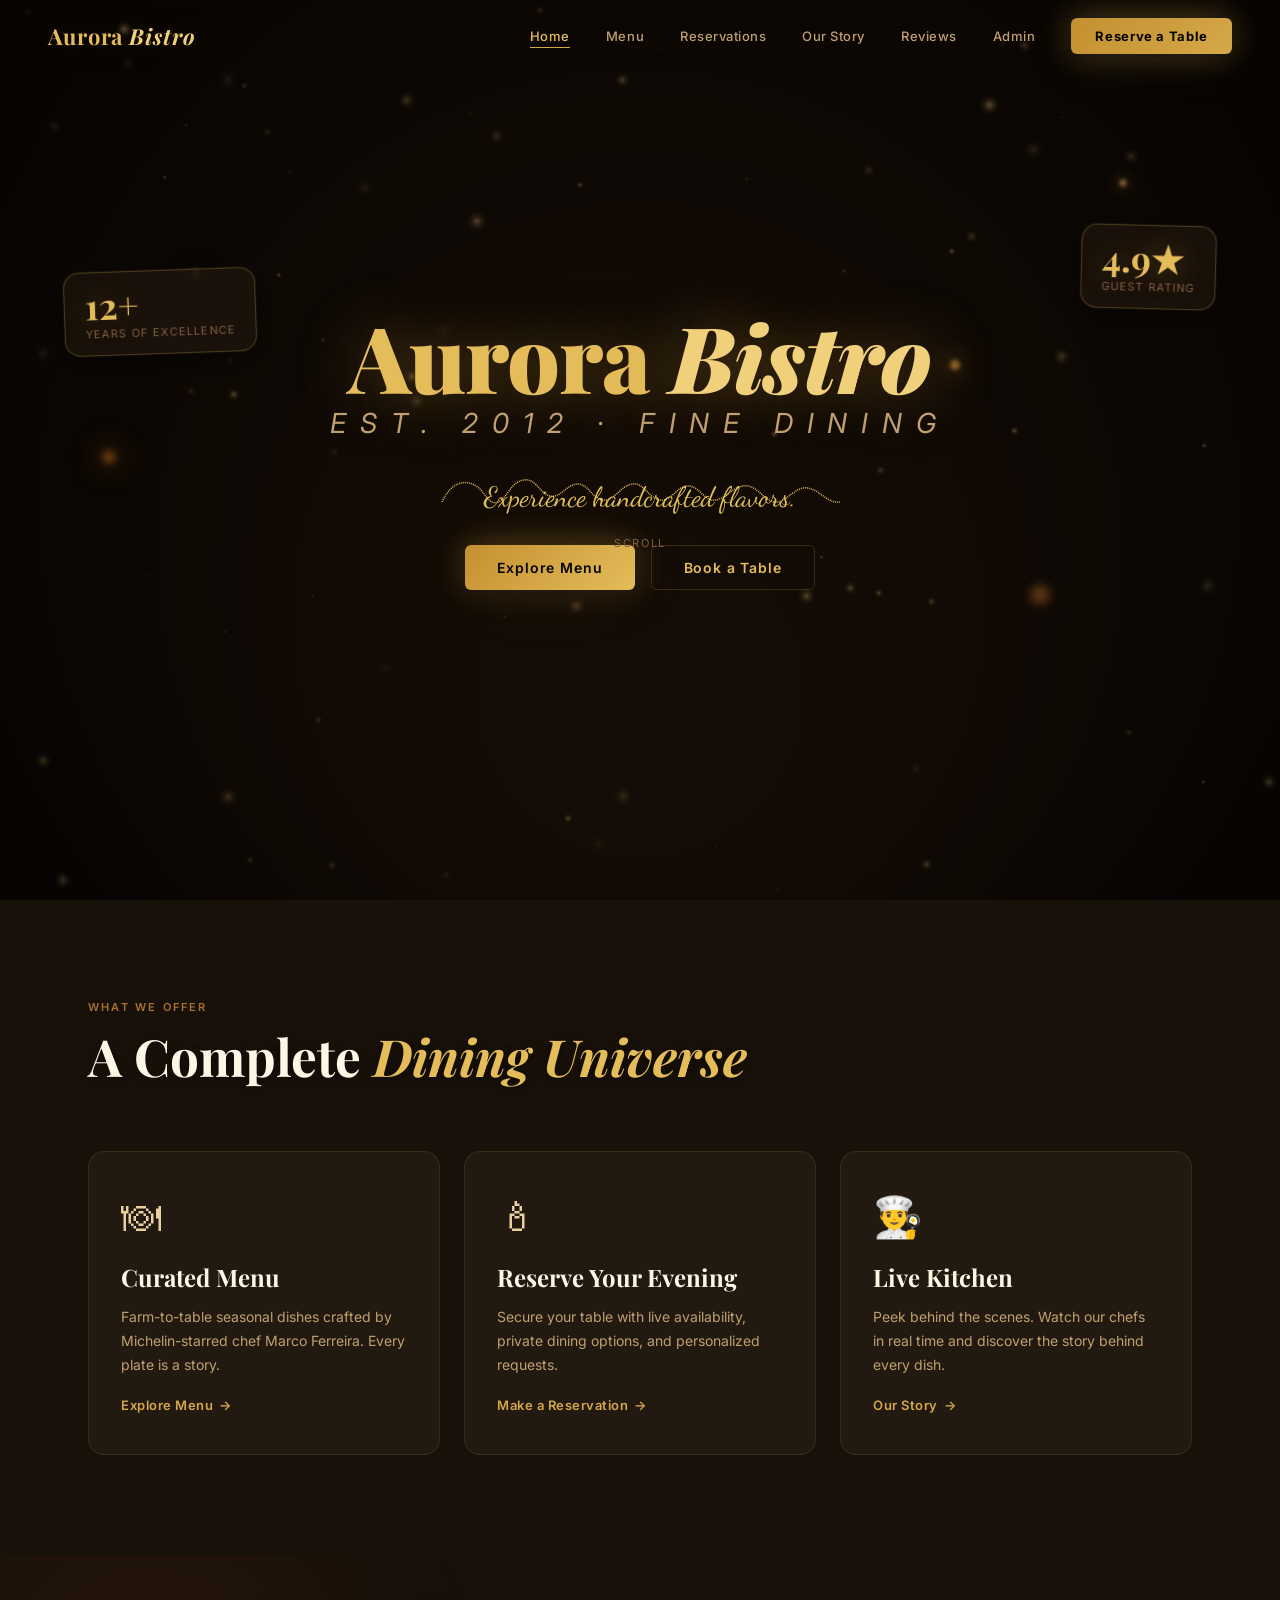
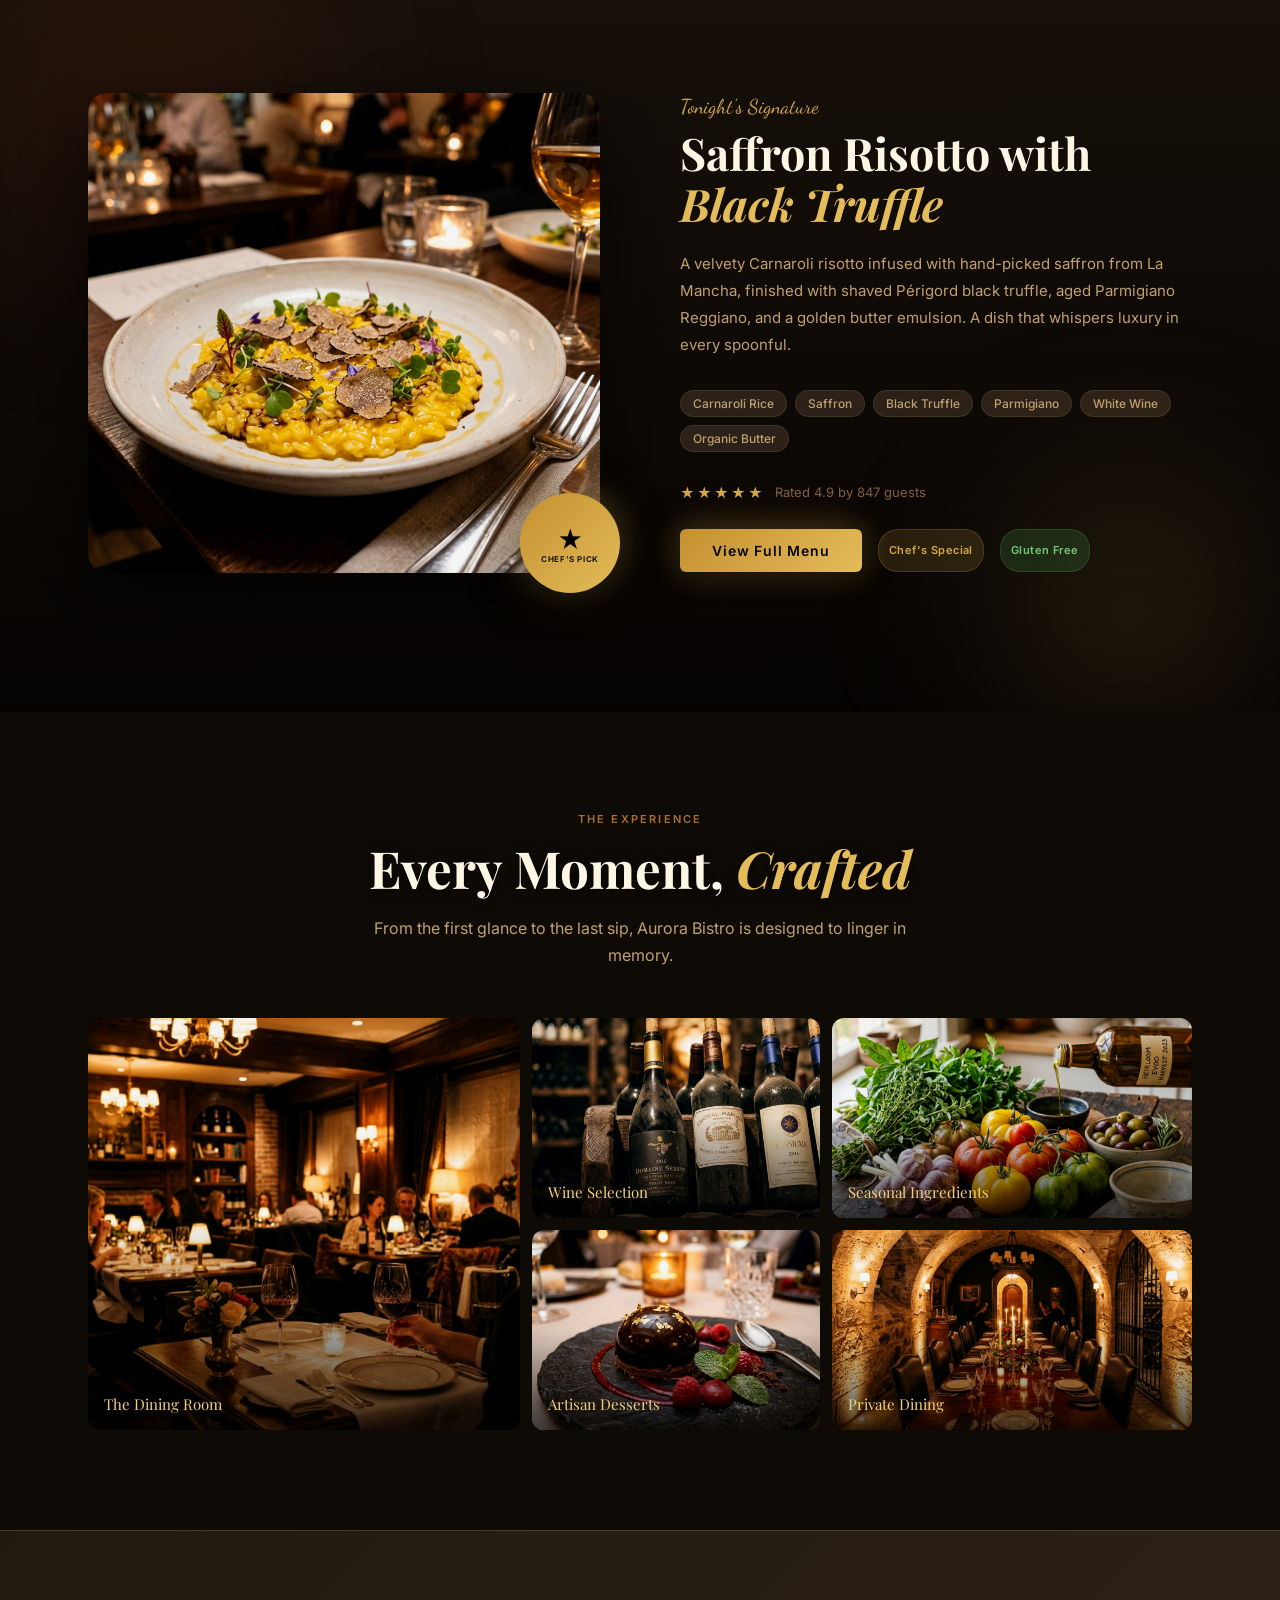
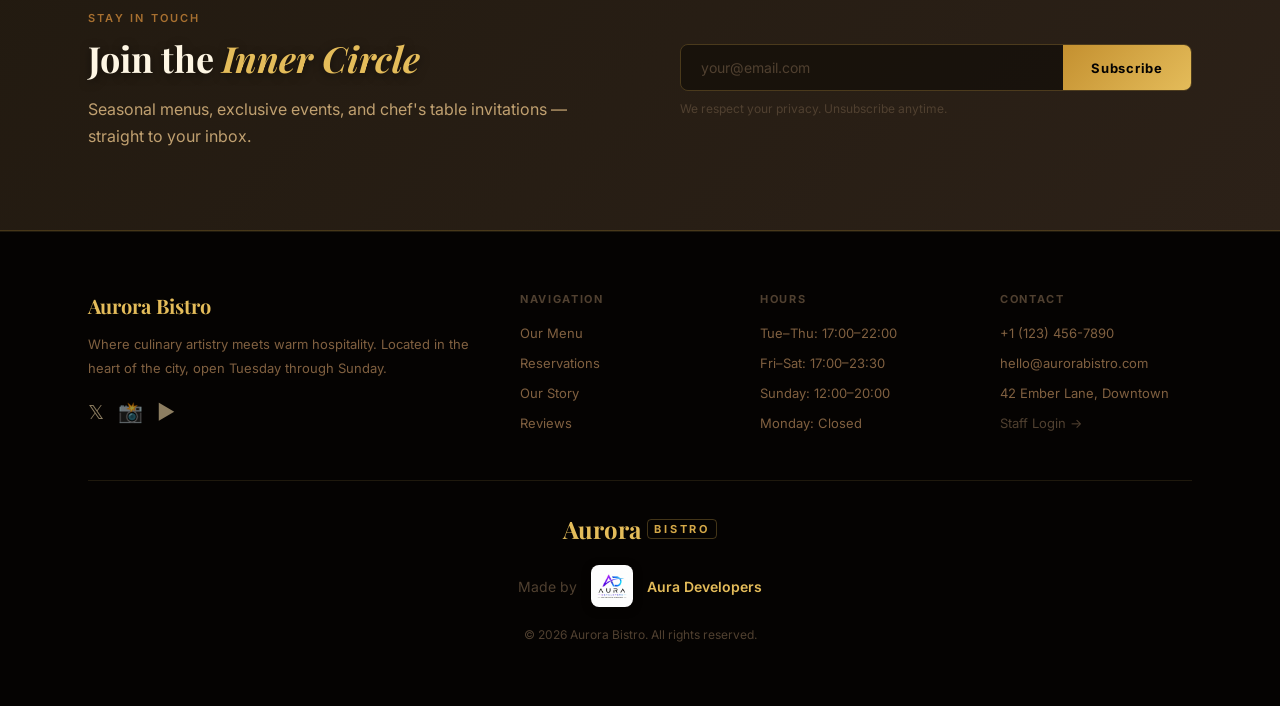
<file: index.html>
<!DOCTYPE html>
<html lang="en">
<head>
<meta charset="UTF-8"/>
<meta name="viewport" content="width=device-width,initial-scale=1.0"/>
<title>Aurora Bistro — Experience Handcrafted Flavors</title>
<meta name="description" content="Aurora Bistro — A modern upscale dining experience with handcrafted flavors and a warm, cinematic atmosphere."/>
<link rel="stylesheet" href="css/aurora.css?v=2026.35"/>
<style>
/* ── HERO ─────────────────────────────────────────────── */
#hero{
  position:relative;width:100%;height:100vh;
  display:flex;align-items:center;justify-content:center;
  overflow:hidden;
}
#bokeh-canvas{position:absolute;inset:0;width:100%;height:100%;z-index:0;}
.hero-scene{position:absolute;inset:0;z-index:1;}

/* Table Scene Layers */
.scene-layer{position:absolute;will-change:transform;transition:transform 0.08s ease-out;}
#scene-bg{
  inset:0;
  background:radial-gradient(ellipse 120% 80% at 50% 110%,#1a0e06 0%,#0a0604 60%,#05030200 100%);
}
#scene-glow{
  bottom:0;left:0;right:0;height:55%;
  background:radial-gradient(ellipse 70% 60% at 50% 100%, rgba(180,100,20,0.18) 0%, transparent 70%);
}

/* Table canvas */
#table-canvas{position:absolute;inset:0;width:100%;height:100%;z-index:2;}

/* Steam */
.steam-wrap{position:absolute;bottom:28%;left:50%;transform:translateX(-50%);z-index:3;width:120px;height:120px;}
.steam-strand{
  position:absolute;bottom:0;width:12px;border-radius:50%;
  filter:blur(4px);opacity:0;
  animation:steam 3s ease-in-out infinite;
  background:radial-gradient(ellipse,rgba(255,240,200,0.7),transparent);
}
.steam-strand:nth-child(1){left:20px;animation-delay:0s;width:10px;}
.steam-strand:nth-child(2){left:50%;transform:translateX(-50%);animation-delay:0.7s;width:14px;}
.steam-strand:nth-child(3){right:20px;animation-delay:1.4s;width:10px;}

/* Bokeh lights floating */
.bokeh-float{
  position:absolute;border-radius:50%;pointer-events:none;z-index:2;
  filter:blur(2px);animation:float var(--dur,5s) ease-in-out infinite;animation-delay:var(--del,0s);
}

/* Hero content */
.hero-content{
  position:relative;z-index:10;text-align:center;
  display:flex;flex-direction:column;align-items:center;gap:24px;
  padding:0 24px;
}
.hero-tagline-wrap{
  position:relative;height:60px;display:flex;align-items:center;justify-content:center;
}
.hero-tagline-svg{width:420px;max-width:90vw;overflow:visible;}
.hero-tagline-path{
  fill:none;stroke:var(--gold-300);stroke-width:1.5;
  stroke-dasharray:1;stroke-dashoffset:1;
  animation:drawPath 2.5s var(--ease-cinema) 1.2s forwards;
}

/* Logo animation */
.hero-logo{
  font-family:var(--font-serif);font-size:clamp(52px,8vw,92px);font-weight:900;
  color:var(--gold-300);letter-spacing:-0.01em;
  opacity:0;animation:fadeUp 1s var(--ease) 0.2s forwards;
  text-shadow:0 0 60px rgba(212,168,72,0.4),0 0 120px rgba(212,168,72,0.15);
  line-height:1;
}
.hero-logo span{font-style:italic;color:var(--gold-200);}
.hero-logo .sub{
  display:block;font-size:0.3em;letter-spacing:0.5em;font-weight:400;
  color:var(--text-mid);font-family:var(--font-sans);text-transform:uppercase;
  margin-top:8px;text-shadow:none;
}

/* Tagline text */
.hero-tag{
  font-family:var(--font-script);font-size:clamp(22px,3vw,34px);
  color:var(--gold-200);opacity:0;
  animation:fadeIn 1s var(--ease) 2.8s forwards;
  letter-spacing:0.02em;
}

/* Buttons */
.hero-btns{display:flex;gap:16px;flex-wrap:wrap;justify-content:center;
  opacity:0;animation:fadeUp 0.8s var(--ease) 3.3s forwards;}
.hero-scroll{
  position:absolute;bottom:32px;left:50%;transform:translateX(-50%);
  z-index:10;display:flex;flex-direction:column;align-items:center;gap:8px;
  color:var(--text-dim);font-size:11px;letter-spacing:0.15em;text-transform:uppercase;
  animation:fadeIn 1s 4s forwards;opacity:0;
}
.scroll-line{
  width:1px;height:48px;background:linear-gradient(to bottom,transparent,var(--gold-600));
  animation:growH 1.5s var(--ease) 4.2s forwards;height:0;
}

/* ── FLOATING STATS ──────────────────────────────────── */
.hero-stat{
  position:absolute;z-index:8;padding:14px 20px;
  animation:fadeIn 1s ease forwards;opacity:0;
}
#stat1{top:30%;left:5%;animation-delay:3.5s;transform:rotate(-2deg);}
#stat2{top:25%;right:5%;animation-delay:3.7s;transform:rotate(1.5deg);}
.stat-num{
  font-family:var(--font-serif);font-size:36px;font-weight:700;color:var(--gold-300);
  line-height:1;text-shadow:var(--glow-gold);
}
.stat-lbl{font-size:11px;color:var(--text-dim);letter-spacing:0.1em;text-transform:uppercase;margin-top:4px;}

/* ── SECTIONS ────────────────────────────────────────── */
#features{padding:100px 0;background:var(--bg-dark);}
.features-grid{display:grid;grid-template-columns:repeat(3,1fr);gap:24px;margin-top:64px;}
.feature-card{
  padding:40px 32px;border-radius:16px;cursor:pointer;
  background:var(--bg-card);border:1px solid var(--border-warm);
  transition:all 0.4s var(--ease);position:relative;overflow:hidden;
}
.feature-card::before{
  content:'';position:absolute;inset:0;opacity:0;
  background:linear-gradient(135deg,rgba(212,168,72,0.08),transparent 60%);
  transition:opacity 0.4s;
}
.feature-card:hover{transform:translateY(-8px);border-color:var(--border-gold);box-shadow:var(--shadow-xl),var(--glow-soft);}
.feature-card:hover::before{opacity:1;}
.feature-icon{font-size:40px;margin-bottom:20px;display:block;}
.feature-title{font-family:var(--font-serif);font-size:24px;font-weight:700;color:var(--text-bright);margin-bottom:12px;}
.feature-desc{font-size:14px;color:var(--text-mid);line-height:1.7;}
.feature-link{
  display:inline-flex;align-items:center;gap:6px;margin-top:20px;
  font-size:13px;font-weight:600;color:var(--gold-400);letter-spacing:0.04em;
  transition:gap 0.2s;
}
.feature-link:hover{gap:10px;}

/* ── SIGNATURE DISH ──────────────────────────────────── */
#signature{
  padding:120px 0;
  background:linear-gradient(180deg,var(--bg-dark) 0%,var(--bg-void) 100%);
  position:relative;overflow:hidden;
}
.sig-inner{display:grid;grid-template-columns:1fr 1fr;gap:80px;align-items:center;}
.sig-visual{position:relative;height:480px;}
#dish-canvas{width:100%;height:100%;border-radius:20px;box-shadow:var(--shadow-xl);}
.sig-badge{
  position:absolute;bottom:-20px;right:-20px;
  width:100px;height:100px;border-radius:50%;
  background:linear-gradient(135deg,var(--gold-500),var(--gold-300));
  display:flex;flex-direction:column;align-items:center;justify-content:center;
  box-shadow:var(--shadow-lg),var(--glow-gold);
  animation:float 4s ease-in-out infinite;
}
.sig-badge-num{font-family:var(--font-serif);font-size:24px;font-weight:900;color:var(--bg-void);}
.sig-badge-lbl{font-size:8px;font-weight:700;color:var(--bg-dark);letter-spacing:0.08em;text-transform:uppercase;}
.sig-text{padding:20px 0;}
.sig-subtitle{font-family:var(--font-script);font-size:20px;color:var(--gold-400);margin-bottom:8px;}
.sig-title{font-family:var(--font-serif);font-size:clamp(32px,3.5vw,48px);font-weight:700;color:var(--text-bright);margin-bottom:20px;line-height:1.15;}
.sig-title em{font-style:italic;color:var(--gold-300);}
.sig-desc{font-size:15px;color:var(--text-mid);line-height:1.8;margin-bottom:32px;}
.sig-ingredients{display:flex;flex-wrap:wrap;gap:8px;margin-bottom:32px;}
.ingredient{
  padding:5px 12px;border-radius:20px;font-size:12px;font-weight:500;
  background:var(--bg-surface);border:1px solid var(--border-warm);color:var(--text-mid);
}

/* ── ATMOSPHERE ──────────────────────────────────────── */
#atmosphere{
  padding:100px 0;background:var(--bg-deep);
}
.atmo-grid{display:grid;grid-template-columns:1.2fr 0.8fr 1fr;grid-template-rows:200px 200px;gap:12px;margin-top:64px;}
.atmo-cell{border-radius:12px;overflow:hidden;position:relative;cursor:pointer;}
.atmo-cell.tall{grid-row:span 2;}
.atmo-cell canvas{width:100%;height:100%;display:block;transition:transform 0.5s var(--ease);}
.atmo-cell:hover canvas{transform:scale(1.04);}
.atmo-overlay{
  position:absolute;inset:0;background:linear-gradient(to top,rgba(0,0,0,0.7) 0%,transparent 50%);
  display:flex;align-items:flex-end;padding:16px;
}
.atmo-label{font-family:var(--font-serif);font-size:15px;color:var(--gold-200);}

/* ── NEWSLETTER ──────────────────────────────────────── */
#newsletter{
  padding:80px 0;
  background:linear-gradient(135deg,var(--bg-card),var(--bg-surface));
  border-top:1px solid var(--border-gold);border-bottom:1px solid var(--border-gold);
}
.nl-inner{display:grid;grid-template-columns:1fr 1fr;gap:80px;align-items:center;}
.nl-form{display:flex;gap:0;border-radius:8px;overflow:hidden;border:1px solid var(--border-gold);}
.nl-input{
  flex:1;padding:14px 20px;background:rgba(14,10,6,0.6);border:none;outline:none;
  font-size:14px;color:var(--text-warm);font-family:var(--font-sans);
}
.nl-input::placeholder{color:var(--text-muted);}
.nl-btn{
  padding:14px 28px;background:linear-gradient(135deg,var(--gold-500),var(--gold-300));
  color:var(--bg-void);font-size:13px;font-weight:700;letter-spacing:0.06em;white-space:nowrap;
  transition:filter 0.2s;
}
.nl-btn:hover{filter:brightness(1.1);}

/* ── FOOTER ──────────────────────────────────────────── */
#footer{
  padding:60px 0 32px;
  background:var(--bg-void);border-top:1px solid var(--border-warm);
}
.footer-grid{display:grid;grid-template-columns:2fr 1fr 1fr 1fr;gap:48px;margin-bottom:48px;}
.footer-brand{font-family:var(--font-serif);font-size:20px;font-weight:700;color:var(--gold-300);margin-bottom:14px;}
.footer-desc{font-size:13px;color:var(--text-dim);line-height:1.8;}
.footer-heading{font-size:11px;font-weight:700;letter-spacing:0.15em;text-transform:uppercase;color:var(--text-muted);margin-bottom:16px;}
.footer-links{list-style:none;display:flex;flex-direction:column;gap:10px;}
.footer-links a{font-size:13px;color:var(--text-dim);transition:color 0.2s;}
.footer-links a:hover{color:var(--gold-400);}
.footer-bottom{
  border-top:1px solid var(--border-warm);padding-top:24px;
  display:flex;justify-content:space-between;align-items:center;
  font-size:12px;color:var(--text-muted);
}

@media(max-width:900px){
  .features-grid,.sig-inner,.nl-inner,.footer-grid{grid-template-columns:1fr;}
  .sig-visual{height:320px;}
  .atmo-grid{grid-template-columns:1fr 1fr;grid-template-rows:auto;}
  .atmo-cell.tall{grid-row:span 1;}
  #stat1,#stat2{display:none;}
}
</style>
</head>
<body>

<!-- NAVIGATION -->
<nav id="aurora-nav">
  <a href="index.html" class="nav-logo">Aurora <span>Bistro</span></a>
  <div class="nav-links">
    <a href="index.html"        class="nav-link">Home</a>
    <a href="menu.html"         class="nav-link">Menu</a>
    <a href="reservations.html" class="nav-link">Reservations</a>
    <a href="kitchen.html"      class="nav-link">Our Story</a>
    <a href="reviews.html"      class="nav-link">Reviews</a>
    <a href="admin.html"        class="nav-link">Admin</a>
  </div>
  <a href="reservations.html" class="nav-cta btn-liquid">Reserve a Table</a>
  <div class="nav-hamburger" id="hamburger"><span></span><span></span><span></span></div>
</nav>

<!-- HERO -->
<section id="hero">
  <canvas id="bokeh-canvas"></canvas>
  <canvas id="table-canvas"></canvas>

  <!-- Steam -->
  <div class="steam-wrap" id="steam-wrap">
    <div class="steam-strand"></div>
    <div class="steam-strand"></div>
    <div class="steam-strand"></div>
  </div>

  <!-- Floating bokeh orbs -->
  <div class="bokeh-float glass" style="--dur:6s;--del:0s;width:8px;height:8px;top:30%;left:15%;background:rgba(212,168,72,0.6);box-shadow:0 0 20px rgba(212,168,72,0.8);"></div>
  <div class="bokeh-float" style="--dur:8s;--del:1s;width:14px;height:14px;top:50%;left:8%;background:rgba(180,100,20,0.5);border-radius:50%;filter:blur(3px);box-shadow:0 0 30px rgba(180,100,20,0.7);"></div>
  <div class="bokeh-float" style="--dur:7s;--del:2s;width:6px;height:6px;top:20%;right:12%;background:rgba(240,180,80,0.7);border-radius:50%;box-shadow:0 0 16px rgba(240,180,80,0.8);"></div>
  <div class="bokeh-float" style="--dur:9s;--del:0.5s;width:20px;height:20px;top:65%;right:18%;background:rgba(200,120,40,0.4);border-radius:50%;filter:blur(5px);"></div>
  <div class="bokeh-float" style="--dur:5s;--del:1.8s;width:10px;height:10px;top:40%;right:25%;background:rgba(220,160,60,0.6);border-radius:50%;box-shadow:0 0 24px rgba(220,160,60,0.7);"></div>

  <!-- Floating stats -->
  <div class="hero-stat glass" id="stat1">
    <div class="stat-num">12+</div>
    <div class="stat-lbl">Years of Excellence</div>
  </div>
  <div class="hero-stat glass" id="stat2">
    <div class="stat-num">4.9★</div>
    <div class="stat-lbl">Guest Rating</div>
  </div>

  <!-- Content -->
  <div class="hero-content">
    <div class="hero-logo">Aurora <span>Bistro</span><span class="sub">Est. 2012 · Fine Dining</span></div>

    <!-- Handwriting SVG tagline -->
    <div class="hero-tagline-wrap">
      <svg class="hero-tagline-svg" viewBox="0 0 420 54" fill="none" xmlns="http://www.w3.org/2000/svg">
        <path class="hero-tagline-path" d="M12,38 C20,20 34,14 46,22 C56,28 58,42 68,38 C78,34 80,18 94,16 C106,14 110,30 120,32 C132,34 136,20 148,20 C158,20 162,34 172,36 C184,38 190,22 202,20 C214,18 218,34 230,36 C242,38 246,22 258,22 C270,22 274,38 286,36 C298,34 304,20 318,22 C330,24 336,40 348,38 C358,36 366,22 378,24 C390,26 398,40 410,38"/>
        <text x="50%" y="42" text-anchor="middle" font-family="Dancing Script, cursive" font-size="28" fill="rgba(240,208,96,0.92)" opacity="0" style="animation:fadeIn 0.6s ease 3.6s forwards">Experience handcrafted flavors.</text>
      </svg>
    </div>

    <div class="hero-btns">
      <a href="menu.html" class="btn btn-primary btn-liquid">Explore Menu</a>
      <a href="reservations.html" class="btn btn-ghost btn-liquid">Book a Table</a>
    </div>

    <div class="hero-scroll">
      <span>Scroll</span>
      <div class="scroll-line"></div>
    </div>
  </div>
</section>

<!-- FEATURE CARDS -->
<section id="features">
  <div class="container">
    <div class="reveal">
      <div class="section-label">What We Offer</div>
      <h2 class="section-title">A Complete <em>Dining Universe</em></h2>
    </div>
    <div class="features-grid">
      <a href="menu.html" class="feature-card reveal" data-delay="100">
        <span class="feature-icon">🍽</span>
        <div class="feature-title">Curated Menu</div>
        <p class="feature-desc">Farm-to-table seasonal dishes crafted by Michelin-starred chef Marco Ferreira. Every plate is a story.</p>
        <div class="feature-link">Explore Menu <span>→</span></div>
      </a>
      <a href="reservations.html" class="feature-card reveal" data-delay="200">
        <span class="feature-icon">🕯</span>
        <div class="feature-title">Reserve Your Evening</div>
        <p class="feature-desc">Secure your table with live availability, private dining options, and personalized requests.</p>
        <div class="feature-link">Make a Reservation <span>→</span></div>
      </a>
      <a href="kitchen.html" class="feature-card reveal" data-delay="300">
        <span class="feature-icon">👨‍🍳</span>
        <div class="feature-title">Live Kitchen</div>
        <p class="feature-desc">Peek behind the scenes. Watch our chefs in real time and discover the story behind every dish.</p>
        <div class="feature-link">Our Story <span>→</span></div>
      </a>
    </div>
  </div>
</section>

<!-- SIGNATURE DISH -->
<section id="signature">
  <div class="orb orb-ember" style="width:500px;height:500px;top:-100px;left:-100px;"></div>
  <div class="orb orb-gold" style="width:400px;height:400px;bottom:-100px;right:-50px;"></div>
  <div class="container">
    <div class="sig-inner">
      <div class="sig-visual reveal from-left">
        <img src="images/saffron_risotto.png" alt="Saffron Risotto" id="dish-img-static" style="width:100%; height:100%; object-fit:cover; border-radius:20px; box-shadow:var(--shadow-xl);"/>
        <div class="sig-badge">
          <div class="sig-badge-num">★</div>
          <div class="sig-badge-lbl">Chef's Pick</div>
        </div>
      </div>
      <div class="sig-text reveal from-right">
        <div class="sig-subtitle">Tonight's Signature</div>
        <h2 class="sig-title">Saffron Risotto with <em>Black Truffle</em></h2>
        <p class="sig-desc">A velvety Carnaroli risotto infused with hand-picked saffron from La Mancha, finished with shaved Périgord black truffle, aged Parmigiano Reggiano, and a golden butter emulsion. A dish that whispers luxury in every spoonful.</p>
        <div class="sig-ingredients">
          <span class="ingredient">Carnaroli Rice</span>
          <span class="ingredient">Saffron</span>
          <span class="ingredient">Black Truffle</span>
          <span class="ingredient">Parmigiano</span>
          <span class="ingredient">White Wine</span>
          <span class="ingredient">Organic Butter</span>
        </div>
        <div style="display:flex;align-items:center;gap:12px;margin-bottom:28px;">
          <div class="stars" id="sig-stars"></div>
          <span style="font-size:13px;color:var(--text-dim)">Rated 4.9 by 847 guests</span>
        </div>
        <div style="display:flex;gap:16px;flex-wrap:wrap;">
          <a href="menu.html" class="btn btn-primary btn-liquid">View Full Menu</a>
          <span class="tag tag-chef">Chef's Special</span>
          <span class="tag tag-vegan">Gluten Free</span>
        </div>
      </div>
    </div>
  </div>
</section>

<!-- ATMOSPHERE GALLERY -->
<section id="atmosphere">
  <div class="container">
    <div class="reveal" style="text-align:center;">
      <div class="section-label">The Experience</div>
      <h2 class="section-title">Every Moment, <em>Crafted</em></h2>
      <p class="section-sub" style="margin:0 auto;text-align:center;">From the first glance to the last sip, Aurora Bistro is designed to linger in memory.</p>
    </div>
    <div class="atmo-grid reveal" style="margin-top:48px" data-delay="200">
      <div class="atmo-cell tall"><img src="images/dining_room.png" alt="The Dining Room" style="width:100%; height:100%; object-fit:cover;"/><div class="atmo-overlay"><div class="atmo-label">The Dining Room</div></div></div>
      <div class="atmo-cell"><img src="images/wine_bottles.png" alt="Wine Selection" style="width:100%; height:100%; object-fit:cover;"/><div class="atmo-overlay"><div class="atmo-label">Wine Selection</div></div></div>
      <div class="atmo-cell"><img src="images/seasonal_ingredients.png" alt="Seasonal Ingredients" style="width:100%; height:100%; object-fit:cover;"/><div class="atmo-overlay"><div class="atmo-label">Seasonal Ingredients</div></div></div>
      <div class="atmo-cell"><img src="images/artisan_dessert.png" alt="Artisan Desserts" style="width:100%; height:100%; object-fit:cover;"/><div class="atmo-overlay"><div class="atmo-label">Artisan Desserts</div></div></div>
      <div class="atmo-cell"><img src="images/private_vault.png" alt="Private Dining" style="width:100%; height:100%; object-fit:cover;"/><div class="atmo-overlay"><div class="atmo-label">Private Dining</div></div></div>
    </div>
  </div>
</section>

<!-- NEWSLETTER -->
<section id="newsletter">
  <div class="container">
    <div class="nl-inner">
      <div class="reveal">
        <div class="section-label">Stay in Touch</div>
        <h2 class="section-title" style="font-size:36px;">Join the <em>Inner Circle</em></h2>
        <p class="section-sub">Seasonal menus, exclusive events, and chef's table invitations — straight to your inbox.</p>
      </div>
      <div class="reveal from-right" data-delay="100">
        <div class="nl-form">
          <input class="nl-input" type="email" placeholder="your@email.com" id="nl-email"/>
          <button class="nl-btn btn-liquid" onclick="nlSubmit()">Subscribe</button>
        </div>
        <p style="font-size:12px;color:var(--text-muted);margin-top:10px;">We respect your privacy. Unsubscribe anytime.</p>
      </div>
    </div>
  </div>
</section>

<!-- FOOTER -->
<footer id="footer">
  <div class="container">
    <div class="footer-grid">
      <div>
        <div class="footer-brand">Aurora Bistro</div>
        <p class="footer-desc">Where culinary artistry meets warm hospitality. Located in the heart of the city, open Tuesday through Sunday.</p>
        <div style="margin-top:20px;display:flex;gap:14px;">
          <span style="font-size:20px;cursor:pointer;opacity:0.6;transition:opacity 0.2s" onmouseover="this.style.opacity=1" onmouseout="this.style.opacity=0.6">𝕏</span>
          <span style="font-size:20px;cursor:pointer;opacity:0.6;transition:opacity 0.2s" onmouseover="this.style.opacity=1" onmouseout="this.style.opacity=0.6">📸</span>
          <span style="font-size:20px;cursor:pointer;opacity:0.6;transition:opacity 0.2s" onmouseover="this.style.opacity=1" onmouseout="this.style.opacity=0.6">▶</span>
        </div>
      </div>
      <div>
        <div class="footer-heading">Navigation</div>
        <ul class="footer-links">
          <li><a href="menu.html">Our Menu</a></li>
          <li><a href="reservations.html">Reservations</a></li>
          <li><a href="kitchen.html">Our Story</a></li>
          <li><a href="reviews.html">Reviews</a></li>
        </ul>
      </div>
      <div>
        <div class="footer-heading">Hours</div>
        <ul class="footer-links">
          <li><a href="#">Tue–Thu: 17:00–22:00</a></li>
          <li><a href="#">Fri–Sat: 17:00–23:30</a></li>
          <li><a href="#">Sunday: 12:00–20:00</a></li>
          <li><a href="#">Monday: Closed</a></li>
        </ul>
      </div>
      <div>
        <div class="footer-heading">Contact</div>
        <ul class="footer-links">
          <li><a href="tel:+11234567890">+1 (123) 456-7890</a></li>
          <li><a href="mailto:hello@aurorabistro.com">hello@aurorabistro.com</a></li>
          <li><a href="#">42 Ember Lane, Downtown</a></li>
          <li><a href="admin.html" style="color:var(--text-muted)">Staff Login →</a></li>
        </ul>
      </div>
    </div>
    <div class="footer-bottom" style="flex-direction:column; gap:14px; align-items:center; text-align:center; padding:32px 0;">
      <a href="index.html" class="logo-brand" style="font-family:var(--font-serif); font-size:24px; font-weight:700; color:var(--gold-300); text-decoration:none; display:inline-flex; align-items:center; gap:6px;">Aurora <span style="font-family:var(--font-sans); font-size:11px; font-weight:700; letter-spacing:0.25em; text-transform:uppercase; color:var(--gold-400); padding:2px 6px; border:1px solid rgba(212,168,76,0.3); border-radius:4px;">Bistro</span></a>
      <div class="aura-footer-credit">
        <span class="credit-sub">Made by</span>
        <img src="images/aura_logo.jpg?v=2026.35" alt="AD Aura Logo" class="credit-logo"/>
        <span class="credit-title">Aura Developers</span>
      </div>
      <div class="copyright-line">© 2026 Aurora Bistro. All rights reserved.</div>
    </div>
  </div>
</footer>

<script src="js/aurora.js"></script>
<script>
// ═════════════════════════════════════════════════════════
//  Aurora Bistro — Home Page Script
// ═════════════════════════════════════════════════════════
const TAU = Math.PI*2;
const rnd = (a,b)=>a+Math.random()*(b-a);
const pick = arr=>arr[Math.floor(Math.random()*arr.length)];

// ── BOKEH PARTICLE SYSTEM ────────────────────────────────
(function(){
  const canvas = document.getElementById('bokeh-canvas');
  const ctx = canvas.getContext('2d');
  let W,H,particles=[];

  function resize(){
    W = canvas.width  = window.innerWidth;
    H = canvas.height = window.innerHeight;
  }

  function Particle(){
    this.x = rnd(0,W);
    this.y = rnd(0,H);
    this.r = rnd(1,12);
    this.alpha = rnd(0.05,0.35);
    this.speed = rnd(0.08,0.35);
    this.drift = rnd(-0.3,0.3);
    this.hue = rnd(28,52); // golden
    this.phase = rnd(0,TAU);
  }
  Particle.prototype.update = function(t){
    this.y -= this.speed;
    this.x += Math.sin(t*0.5+this.phase)*0.3 + this.drift*0.1;
    if(this.y < -this.r*2){
      this.y = H + this.r;
      this.x = rnd(0,W);
    }
  };
  Particle.prototype.draw = function(ctx){
    const g = ctx.createRadialGradient(this.x,this.y,0,this.x,this.y,this.r);
    g.addColorStop(0,`hsla(${this.hue},80%,70%,${this.alpha})`);
    g.addColorStop(1,'transparent');
    ctx.fillStyle = g;
    ctx.beginPath();
    ctx.arc(this.x,this.y,this.r,0,TAU);
    ctx.fill();
  };

  function init(){
    resize();
    particles = Array.from({length:80},()=>new Particle());
  }

  let t=0;
  function loop(){
    ctx.clearRect(0,0,W,H);

    // Ambient gradient overlay
    const bg = ctx.createRadialGradient(W/2,H*0.85,0,W/2,H*0.5,H*0.8);
    bg.addColorStop(0,'rgba(30,16,6,0.4)');
    bg.addColorStop(1,'rgba(5,3,2,0.85)');
    ctx.fillStyle = bg;
    ctx.fillRect(0,0,W,H);

    t += 0.008;
    particles.forEach(p=>{ p.update(t); p.draw(ctx); });
    requestAnimationFrame(loop);
  }

  window.addEventListener('resize', ()=>{ resize(); particles.forEach(p=>{p.x=rnd(0,W);p.y=rnd(0,H);}); });
  init(); loop();
})();

// ── TABLE SCENE CANVAS ──────────────────────────────────
(function(){
  const canvas = document.getElementById('table-canvas');
  const ctx = canvas.getContext('2d');
  let W,H,t=0,animating=true;

  function resize(){
    W = canvas.width  = window.innerWidth;
    H = canvas.height = window.innerHeight;
  }

  function drawWoodGrain(ctx,x,y,w,h){
    ctx.save();
    ctx.beginPath(); ctx.rect(x,y,w,h);
    const g = ctx.createLinearGradient(x,y,x,y+h);
    g.addColorStop(0,'rgba(52,32,12,0.9)');
    g.addColorStop(0.3,'rgba(44,26,8,0.95)');
    g.addColorStop(0.7,'rgba(56,36,14,0.9)');
    g.addColorStop(1,'rgba(36,20,6,0.95)');
    ctx.fillStyle = g; ctx.fill();
    // grain lines
    for(let i=0;i<12;i++){
      const ly = y + (h/12)*i + rnd(-4,4);
      ctx.beginPath();
      ctx.moveTo(x, ly);
      ctx.bezierCurveTo(x+w*0.3,ly+rnd(-3,3),x+w*0.7,ly+rnd(-3,3),x+w,ly+rnd(-4,4));
      ctx.strokeStyle = `rgba(${rnd(60,90)},${rnd(36,60)},${rnd(10,22)},0.25)`;
      ctx.lineWidth = rnd(0.5,1.5);
      ctx.stroke();
    }
    ctx.restore();
  }

  function drawPlate(ctx,cx,cy,R){
    // Shadow
    const sg = ctx.createRadialGradient(cx,cy+8,0,cx,cy+8,R*1.1);
    sg.addColorStop(0,'rgba(0,0,0,0.6)');
    sg.addColorStop(1,'transparent');
    ctx.fillStyle = sg;
    ctx.beginPath(); ctx.ellipse(cx,cy+8,R*1.05,R*0.25,0,0,TAU); ctx.fill();

    // Plate base
    const pg = ctx.createRadialGradient(cx-R*0.25,cy-R*0.25,0,cx,cy,R);
    pg.addColorStop(0,'rgba(252,248,244,0.98)');
    pg.addColorStop(0.7,'rgba(240,234,225,0.96)');
    pg.addColorStop(1,'rgba(220,215,205,0.94)');
    ctx.fillStyle = pg;
    ctx.beginPath(); ctx.arc(cx,cy,R,0,TAU); ctx.fill();

    // Plate rim
    ctx.strokeStyle = 'rgba(200,190,175,0.6)';
    ctx.lineWidth = 2;
    ctx.beginPath(); ctx.arc(cx,cy,R-4,0,TAU); ctx.stroke();
    ctx.strokeStyle = 'rgba(220,212,200,0.3)';
    ctx.lineWidth = 8;
    ctx.beginPath(); ctx.arc(cx,cy,R-8,0,TAU); ctx.stroke();

    // Gold rim detail
    ctx.strokeStyle = 'rgba(212,168,60,0.4)';
    ctx.lineWidth = 1.5;
    ctx.beginPath(); ctx.arc(cx,cy,R-2,0,TAU); ctx.stroke();
  }

  function drawRisotto(ctx,cx,cy,r,t){
    // Risotto mound
    const rg = ctx.createRadialGradient(cx-r*0.2,cy-r*0.2,0,cx,cy,r);
    rg.addColorStop(0,'rgba(240,200,80,0.95)');
    rg.addColorStop(0.4,'rgba(210,165,60,0.92)');
    rg.addColorStop(0.8,'rgba(180,130,40,0.88)');
    rg.addColorStop(1,'rgba(150,100,20,0.6)');
    ctx.fillStyle = rg;
    ctx.beginPath();
    ctx.ellipse(cx,cy,r*0.85,r*0.55,0,0,TAU);
    ctx.fill();
    // Texture
    for(let i=0;i<28;i++){
      const a = (i/28)*TAU, rd = rnd(r*0.1,r*0.7);
      const px = cx+Math.cos(a)*rd*0.85, py = cy+Math.sin(a)*rd*0.55;
      ctx.fillStyle = `rgba(${rnd(180,250)},${rnd(140,200)},${rnd(40,80)},0.3)`;
      ctx.beginPath(); ctx.arc(px,py,rnd(2,5),0,TAU); ctx.fill();
    }
    // Truffle shavings
    for(let i=0;i<5;i++){
      const a = rnd(0,TAU), rd = rnd(0,r*0.5);
      const tx = cx+Math.cos(a)*rd*0.8, ty = cy+Math.sin(a)*rd*0.5;
      ctx.fillStyle = 'rgba(30,20,10,0.85)';
      ctx.beginPath();
      ctx.ellipse(tx,ty,rnd(8,18),rnd(4,8),rnd(0,TAU),0,TAU);
      ctx.fill();
    }
    // Herb garnish
    for(let i=0;i<6;i++){
      const a = rnd(0,TAU), rd = rnd(r*0.3,r*0.7);
      const gx = cx+Math.cos(a)*rd*0.8, gy = cy+Math.sin(a)*rd*0.5;
      ctx.fillStyle = `rgba(40,${rnd(140,200)},40,0.9)`;
      ctx.beginPath();
      ctx.ellipse(gx,gy,rnd(3,7),rnd(2,4),rnd(0,TAU),0,TAU);
      ctx.fill();
    }
    // Gold reduction drizzle
    ctx.strokeStyle = 'rgba(220,175,40,0.6)';
    ctx.lineWidth = 1.5;
    ctx.beginPath();
    for(let i=0;i<=20;i++){
      const a=i/20*TAU*2, rd=r*(0.3+0.2*Math.sin(i))*0.8;
      const dx=cx+Math.cos(a)*rd*0.8, dy=cy+Math.sin(a)*rd*0.5;
      i===0?ctx.moveTo(dx,dy):ctx.lineTo(dx,dy);
    }
    ctx.stroke();
    // Highlight
    const hl = ctx.createRadialGradient(cx-r*0.3,cy-r*0.25,0,cx-r*0.3,cy-r*0.25,r*0.3);
    hl.addColorStop(0,'rgba(255,255,200,0.3)');
    hl.addColorStop(1,'transparent');
    ctx.fillStyle = hl;
    ctx.beginPath(); ctx.ellipse(cx,cy,r*0.85,r*0.55,0,0,TAU); ctx.fill();
  }

  function drawCandle(ctx,cx,cy,t){
    // Body
    const cg = ctx.createLinearGradient(cx-6,0,cx+6,0);
    cg.addColorStop(0,'rgba(240,230,210,0.95)');
    cg.addColorStop(0.4,'rgba(255,248,230,0.98)');
    cg.addColorStop(1,'rgba(220,210,185,0.92)');
    ctx.fillStyle = cg;
    ctx.fillRect(cx-5,cy-50,10,50);
    // Flame
    const flicker = Math.sin(t*12)*2;
    const fg = ctx.createRadialGradient(cx,cy-58+flicker,0,cx,cy-62+flicker,20);
    fg.addColorStop(0,'rgba(255,255,180,0.95)');
    fg.addColorStop(0.3,'rgba(255,180,40,0.8)');
    fg.addColorStop(0.7,'rgba(220,80,10,0.4)');
    fg.addColorStop(1,'transparent');
    ctx.fillStyle = fg;
    ctx.beginPath();
    ctx.moveTo(cx,cy-80+flicker);
    ctx.bezierCurveTo(cx+6,cy-68,cx+8,cy-56,cx,cy-52);
    ctx.bezierCurveTo(cx-8,cy-56,cx-6,cy-68,cx,cy-80+flicker);
    ctx.fill();
    // Glow
    const glow = ctx.createRadialGradient(cx,cy-62,0,cx,cy-62,60);
    glow.addColorStop(0,`rgba(255,180,40,${0.15+Math.sin(t*8)*0.04})`);
    glow.addColorStop(1,'transparent');
    ctx.fillStyle = glow;
    ctx.fillRect(cx-60,cy-120,120,120);
  }

  function drawWineGlass(ctx,cx,cy){
    ctx.save();
    ctx.strokeStyle='rgba(180,160,140,0.35)';ctx.lineWidth=1.5;ctx.fillStyle='rgba(180,140,100,0.08)';
    // bowl
    ctx.beginPath();
    ctx.moveTo(cx-22,cy-80);
    ctx.bezierCurveTo(cx-28,cy-50,cx-26,cy-20,cx-8,cy);
    ctx.lineTo(cx+8,cy);
    ctx.bezierCurveTo(cx+26,cy-20,cx+28,cy-50,cx+22,cy-80);
    ctx.closePath();ctx.fill();ctx.stroke();
    // stem
    ctx.beginPath();ctx.moveTo(cx-4,cy);ctx.lineTo(cx+4,cy);
    ctx.lineTo(cx+3,cy+40);ctx.lineTo(cx-3,cy+40);ctx.closePath();
    ctx.fillStyle='rgba(180,160,140,0.2)';ctx.fill();ctx.stroke();
    // base
    ctx.beginPath();ctx.ellipse(cx,cy+40,18,4,0,0,TAU);
    ctx.fillStyle='rgba(180,160,140,0.15)';ctx.fill();ctx.stroke();
    // wine
    ctx.beginPath();
    ctx.moveTo(cx-18,cy-25);
    ctx.bezierCurveTo(cx-20,cy-10,cx-20,cy-5,cx-8,cy);
    ctx.lineTo(cx+8,cy);
    ctx.bezierCurveTo(cx+20,cy-5,cx+20,cy-10,cx+18,cy-25);
    ctx.closePath();
    ctx.fillStyle='rgba(140,20,20,0.45)';ctx.fill();
    ctx.restore();
  }

  function draw(t){
    ctx.clearRect(0,0,W,H);
    const CX=W/2,CY=H*0.62;
    const TW=Math.min(W*0.85,900),TH=H*0.32;
    const TX=CX-TW/2,TY=CY-TH*0.3;

    // Table
    drawWoodGrain(ctx,TX,TY,TW,TH);
    // Cloth strip
    const cloth = ctx.createLinearGradient(TX,TY+20,TX,TY+60);
    cloth.addColorStop(0,'rgba(245,240,230,0.12)');
    cloth.addColorStop(1,'rgba(245,240,230,0.04)');
    ctx.fillStyle=cloth;
    ctx.fillRect(TX,TY+20,TW,40);

    // Table edge shadow
    const es = ctx.createLinearGradient(0,TY,0,TY+20);
    es.addColorStop(0,'rgba(0,0,0,0.5)'); es.addColorStop(1,'rgba(0,0,0,0)');
    ctx.fillStyle=es; ctx.fillRect(TX,TY,TW,20);

    // Candles
    drawCandle(ctx,CX-TW*0.35,TY+20,t);
    drawCandle(ctx,CX+TW*0.3,TY+10,t);

    // Wine glass
    drawWineGlass(ctx,CX-TW*0.18,TY+35);
    drawWineGlass(ctx,CX+TW*0.2,TY+30);

    // Napkin
    ctx.save();ctx.translate(CX-TW*0.35,TY+38);ctx.rotate(-0.08);
    ctx.fillStyle='rgba(245,240,230,0.22)';
    ctx.fillRect(-15,-5,30,35);
    ctx.restore();

    // Main plate
    const plateR = Math.min(W*0.12, 110);
    drawPlate(ctx,CX,TY+30,plateR);
    drawRisotto(ctx,CX,TY+30,plateR*0.62,t);

    // Smaller side plate
    const sp = plateR*0.55;
    drawPlate(ctx,CX+TW*0.24,TY+38,sp);
    // Bread
    const br=ctx.createRadialGradient(CX+TW*0.24,TY+38,0,CX+TW*0.24,TY+38,sp*0.6);
    br.addColorStop(0,'rgba(200,140,60,0.9)'); br.addColorStop(1,'rgba(140,80,20,0.7)');
    ctx.fillStyle=br;ctx.beginPath();ctx.ellipse(CX+TW*0.24,TY+38,sp*0.45,sp*0.3,0.2,0,TAU);ctx.fill();

    // Ambient light from candles
    [[CX-TW*0.35,TY+20],[CX+TW*0.3,TY+10]].forEach(([lx,ly])=>{
      const lg=ctx.createRadialGradient(lx,ly,0,lx,ly,TW*0.3);
      lg.addColorStop(0,`rgba(255,180,40,${0.08+Math.sin(t*8)*0.02})`);
      lg.addColorStop(1,'transparent');
      ctx.fillStyle=lg;ctx.fillRect(0,0,W,H);
    });

    // Table bottom fade
    const fade=ctx.createLinearGradient(0,TY+TH*0.6,0,TY+TH);
    fade.addColorStop(0,'transparent');
    fade.addColorStop(1,'rgba(14,10,6,0.95)');
    ctx.fillStyle=fade;ctx.fillRect(TX,TY+TH*0.6,TW,TH*0.4);

    // Top vignette
    const vig=ctx.createLinearGradient(0,0,0,H*0.45);
    vig.addColorStop(0,'rgba(5,3,2,0.95)');
    vig.addColorStop(1,'transparent');
    ctx.fillStyle=vig;ctx.fillRect(0,0,W,H*0.45);
  }

  function loop(ts){
    t = ts/1000;
    draw(t);
    requestAnimationFrame(loop);
  }

  // Position steam over plate
  function positionSteam(){
    const sw = document.getElementById('steam-wrap');
    if(!sw) return;
    sw.style.left = (W/2 - 60) + 'px';
    sw.style.top  = (H*0.62 - H*0.32*0.3 + 30 - 80) + 'px';
  }

  window.addEventListener('resize',()=>{resize();positionSteam();});
  resize();
  positionSteam();
  requestAnimationFrame(loop);
})();

// ── NEWSLETTER ───────────────────────────────────────────
function nlSubmit(){
  const v=document.getElementById('nl-email').value;
  if(!v||!v.includes('@')){showToast('Please enter a valid email address','error');return;}
  showToast('You\'re on the list! Welcome to Aurora\'s inner circle 🥂','success');
  document.getElementById('nl-email').value='';
}

// ── SIGNATURE STARS ──────────────────────────────────────
window.addEventListener('DOMContentLoaded',()=>{
  const c=document.getElementById('sig-stars');
  if(c&&window.renderStars) renderStars(c,4.9);
});
</script>
</body>
</html>
</file>
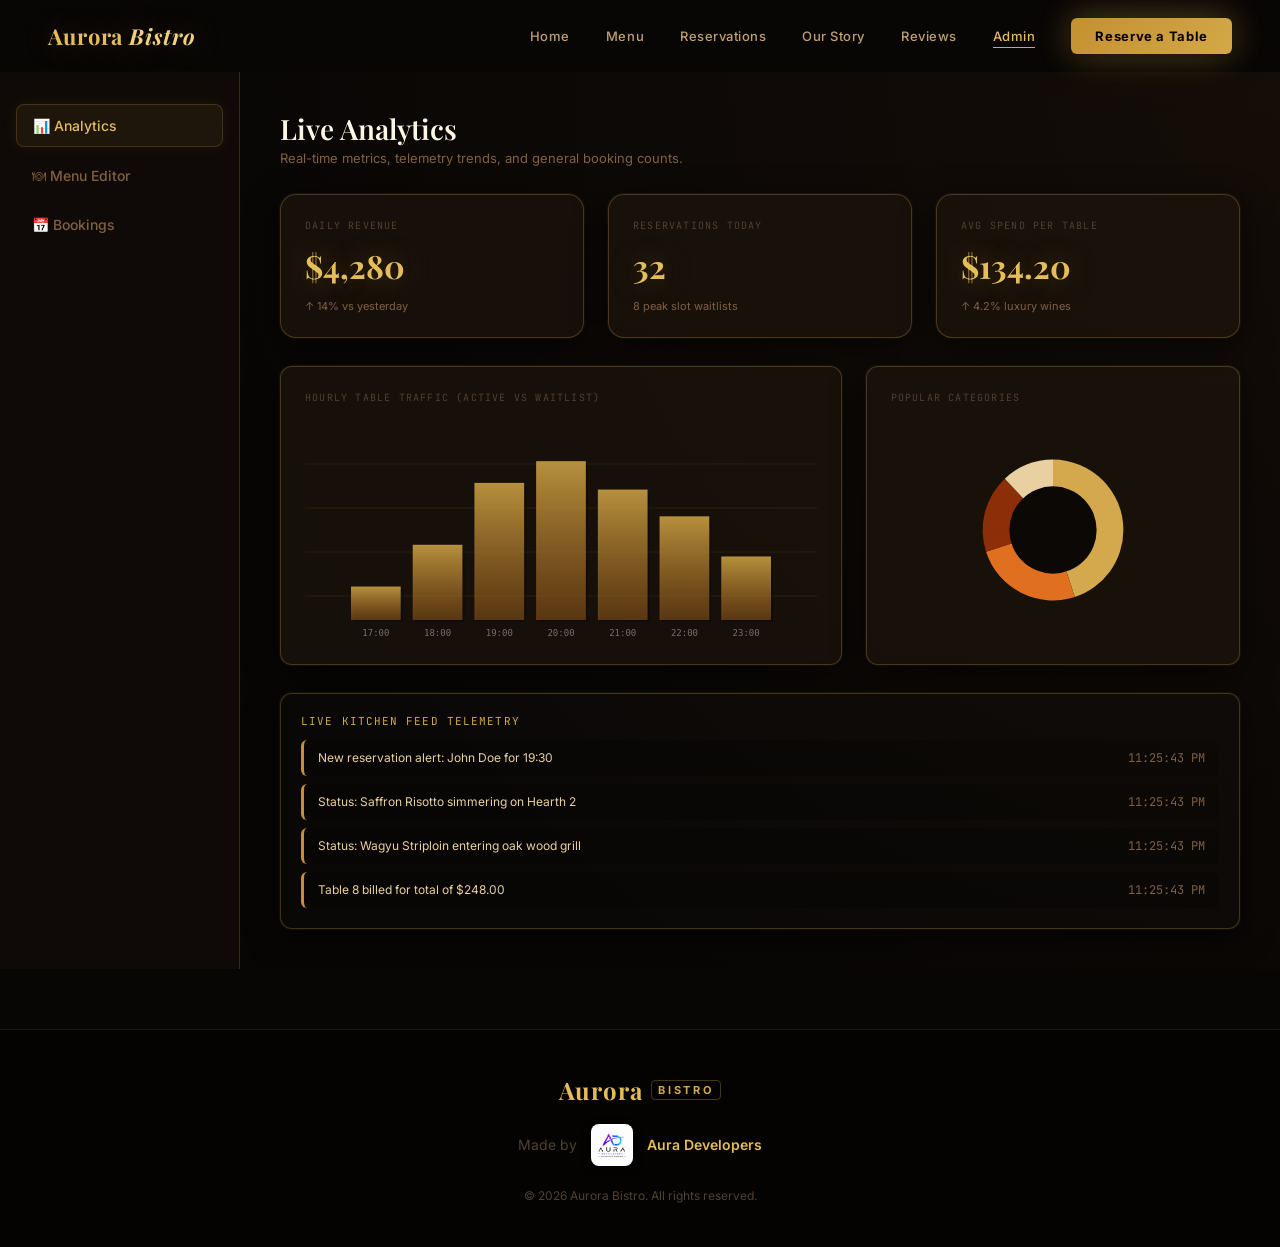
<file: admin.html>
<!DOCTYPE html>
<html lang="en">
<head>
<meta charset="UTF-8"/>
<meta name="viewport" content="width=device-width,initial-scale=1.0"/>
<title>Staff Dashboard — Aurora Bistro</title>
<link rel="stylesheet" href="css/aurora.css?v=2026.35"/>
<style>
/* Dashboard Layout */
body {
  background: #080605;
  font-family: var(--font-sans);
}
.dash-wrapper {
  display: grid;
  grid-template-columns: 240px 1fr;
  min-height: 100vh;
  padding-top: var(--nav-h);
}
.dash-sidebar {
  background: #0f0a07;
  border-right: 1px solid var(--border-gold);
  padding: 32px 16px;
  display: flex;
  flex-direction: column;
  gap: 8px;
}
.dash-side-btn {
  display: flex;
  align-items: center;
  gap: 12px;
  padding: 12px 16px;
  border-radius: 8px;
  color: var(--text-dim);
  font-size: 14px;
  font-weight: 500;
  cursor: pointer;
  transition: all 0.25s var(--ease);
}
.dash-side-btn:hover {
  background: rgba(212,168,72,0.04);
  color: var(--text-warm);
}
.dash-side-btn.active {
  background: rgba(212,168,72,0.08);
  color: var(--gold-300);
  border: 1px solid var(--border-gold);
  box-shadow: 0 0 16px rgba(212,168,72,0.08);
}
.dash-main {
  padding: 40px;
  background: radial-gradient(circle at top right, #140d08 0%, #080605 80%);
  display: flex;
  flex-direction: column;
  gap: 32px;
  overflow-y: auto;
}

/* Dashboard Tabs/Panels */
.dash-panel {
  display: none;
  animation: fadeUp 0.4s var(--ease) forwards;
}
.dash-panel.active {
  display: flex;
  flex-direction: column;
  gap: 28px;
}

/* Grid layout for widgets */
.widget-grid {
  display: grid;
  grid-template-columns: repeat(3, 1fr);
  gap: 24px;
}
.widget-card {
  padding: 24px;
  border: 1px solid var(--border-warm);
  display: flex;
  flex-direction: column;
  gap: 12px;
}
.widget-title {
  font-family: var(--font-mono);
  font-size: 10px;
  letter-spacing: 0.12em;
  text-transform: uppercase;
  color: var(--text-muted);
}
.widget-val {
  font-family: var(--font-serif);
  font-size: 32px;
  font-weight: 700;
  color: var(--gold-300);
  text-shadow: var(--glow-gold);
}

/* CRUD Table styling */
.crud-table-wrap {
  overflow-x: auto;
  border-radius: 12px;
  border: 1px solid var(--border-warm);
}
.crud-table {
  width: 100%;
  border-collapse: collapse;
  text-align: left;
  font-size: 13px;
}
.crud-table th {
  background: #140e0a;
  padding: 14px 20px;
  font-family: var(--font-mono);
  font-size: 11px;
  color: var(--text-muted);
  text-transform: uppercase;
  letter-spacing: 0.08em;
  border-bottom: 1px solid var(--border-warm);
}
.crud-table td {
  padding: 16px 20px;
  border-bottom: 1px solid var(--border-warm);
  color: var(--text-mid);
}
.crud-table tr:hover td {
  background: rgba(255,255,255,0.01);
  color: var(--text-bright);
}
.crud-input {
  background: rgba(0,0,0,0.3);
  border: 1px solid var(--border-gold);
  border-radius: 4px;
  padding: 6px 10px;
  color: var(--text-warm);
  font-size: 13px;
  outline: none;
}
.action-btn {
  padding: 6px 12px;
  border-radius: 4px;
  font-size: 11px;
  font-weight: 600;
  letter-spacing: 0.04em;
  cursor: pointer;
  transition: all 0.2s;
}
.action-btn.edit {
  background: rgba(212,168,72,0.1);
  color: var(--gold-300);
  border: 1px solid var(--border-gold);
}
.action-btn.delete {
  background: rgba(192,58,16,0.1);
  color: #ff6b5a;
  border: 1px solid rgba(192,58,16,0.3);
}
.action-btn:hover {
  filter: brightness(1.2);
  transform: translateY(-1px);
}

/* Calendar Grid reservations */
.res-list-container {
  display: flex;
  flex-direction: column;
  gap: 12px;
}
.res-card {
  padding: 16px 20px;
  display: flex;
  align-items: center;
  justify-content: space-between;
  border: 1px solid var(--border-warm);
  border-radius: 10px;
  animation: slideInRight 0.35s var(--ease-spring);
}
.res-meta {
  display: flex;
  flex-direction: column;
  gap: 4px;
}
.res-name {
  font-family: var(--font-serif);
  font-size: 16px;
  font-weight: 600;
  color: var(--text-bright);
}
.res-details {
  font-size: 12px;
  color: var(--text-dim);
}

/* Charts Wrapper */
.charts-grid {
  display: grid;
  grid-template-columns: 1.2fr 0.8fr;
  gap: 24px;
}
.chart-card {
  padding: 24px;
  border: 1px solid var(--border-warm);
  border-radius: 12px;
  display: flex;
  flex-direction: column;
  gap: 16px;
}
.chart-viewport {
  position: relative;
  width: 100%;
  height: 220px;
}
#analytics-canvas, #donut-canvas {
  width: 100%;
  height: 100%;
  display: block;
}

/* Live Order Ticker Feed */
.ticker-wrap {
  padding: 20px;
  border: 1px solid var(--border-warm);
  border-radius: 12px;
  background: rgba(255,255,255,0.01);
  display: flex;
  flex-direction: column;
  gap: 12px;
}
.ticker-title {
  font-family: var(--font-mono);
  font-size: 11px;
  color: var(--gold-400);
  letter-spacing: 0.1em;
  text-transform: uppercase;
}
.ticker-items {
  display: flex;
  flex-direction: column;
  gap: 8px;
  max-height: 200px;
  overflow-y: auto;
}
.ticker-item {
  padding: 10px 14px;
  border-radius: 6px;
  background: rgba(0,0,0,0.2);
  border-left: 3px solid var(--gold-500);
  font-size: 12px;
  display: flex;
  justify-content: space-between;
  animation: slideInLeft 0.35s var(--ease) forwards;
}

@media(max-width: 900px) {
  .dash-wrapper {
    grid-template-columns: 1fr;
  }
  .dash-sidebar {
    flex-direction: row;
    overflow-x: auto;
    padding: 16px;
    border-right: none;
    border-bottom: 1px solid var(--border-gold);
  }
  .widget-grid, .charts-grid {
    grid-template-columns: 1fr;
  }
}
</style>
</head>
<body>

<nav id="aurora-nav" class="scrolled">
  <a href="index.html" class="nav-logo">Aurora <span>Bistro</span></a>
  <div class="nav-links">
    <a href="index.html"        class="nav-link">Home</a>
    <a href="menu.html"         class="nav-link">Menu</a>
    <a href="reservations.html" class="nav-link">Reservations</a>
    <a href="kitchen.html"      class="nav-link">Our Story</a>
    <a href="reviews.html"      class="nav-link">Reviews</a>
    <a href="admin.html"        class="nav-link active">Admin</a>
  </div>
  <a href="reservations.html" class="nav-cta btn-liquid">Reserve a Table</a>
</nav>

<div class="dash-wrapper">
  <!-- SIDEBAR NAVIGATION -->
  <aside class="dash-sidebar">
    <div class="dash-side-btn active" onclick="switchPanel('analytics', this)">📊 Analytics</div>
    <div class="dash-side-btn" onclick="switchPanel('menu-crud', this)">🍽 Menu Editor</div>
    <div class="dash-side-btn" onclick="switchPanel('bookings', this)">📅 Bookings</div>
  </aside>

  <!-- MAIN DASHBOARD CONTENT -->
  <main class="dash-main">
    
    <!-- PANEL 1: ANALYTICS -->
    <div class="dash-panel active" id="panel-analytics">
      <div class="reveal">
        <h2 style="font-family:var(--font-serif); color:var(--text-bright); font-size:28px;">Live Analytics</h2>
        <p style="font-size:13px; color:var(--text-dim); margin-top:4px;">Real-time metrics, telemetry trends, and general booking counts.</p>
      </div>

      <!-- Live Counters -->
      <div class="widget-grid reveal">
        <div class="glass widget-card">
          <span class="widget-title">Daily Revenue</span>
          <div class="widget-val" id="val-rev">$4,280</div>
          <span style="font-size:11px; color:var(--text-dim);">↑ 14% vs yesterday</span>
        </div>
        <div class="glass widget-card">
          <span class="widget-title">Reservations Today</span>
          <div class="widget-val" id="val-res">32</div>
          <span style="font-size:11px; color:var(--text-dim);">8 peak slot waitlists</span>
        </div>
        <div class="glass widget-card">
          <span class="widget-title">Avg Spend Per Table</span>
          <div class="widget-val" id="val-spend">$134.20</div>
          <span style="font-size:11px; color:var(--text-dim);">↑ 4.2% luxury wines</span>
        </div>
      </div>

      <!-- Charts -->
      <div class="charts-grid reveal">
        <div class="glass chart-card">
          <span class="widget-title">Hourly Table Traffic (Active vs Waitlist)</span>
          <div class="chart-viewport">
            <canvas id="analytics-canvas"></canvas>
          </div>
        </div>
        <div class="glass chart-card">
          <span class="widget-title">Popular Categories</span>
          <div class="chart-viewport">
            <canvas id="donut-canvas"></canvas>
          </div>
        </div>
      </div>

      <!-- Live Orders feed -->
      <div class="glass ticker-wrap reveal">
        <span class="ticker-title">Live Kitchen Feed Telemetry</span>
        <div class="ticker-items" id="live-feed">
          <!-- Ticker rows -->
        </div>
      </div>
    </div>

    <!-- PANEL 2: MENU CRUD -->
    <div class="dash-panel" id="panel-menu-crud">
      <div style="display:flex; justify-content:space-between; align-items:center;">
        <div>
          <h2 style="font-family:var(--font-serif); color:var(--text-bright); font-size:28px;">Menu Editor</h2>
          <p style="font-size:13px; color:var(--text-dim); margin-top:4px;">Manage starters, mains, desserts, and wine items.</p>
        </div>
        <button class="btn btn-primary btn-liquid" onclick="addNewDishRow()">+ Add New Dish</button>
      </div>

      <div class="glass crud-table-wrap">
        <table class="crud-table">
          <thead>
            <tr>
              <th>Dish Name</th>
              <th>Category</th>
              <th>Price</th>
              <th>Rating</th>
              <th>Actions</th>
            </tr>
          </thead>
          <tbody id="crud-body">
            <!-- Table data -->
          </tbody>
        </table>
      </div>
    </div>

    <!-- PANEL 3: BOOKINGS CALENDAR -->
    <div class="dash-panel" id="panel-bookings">
      <div>
        <h2 style="font-family:var(--font-serif); color:var(--text-bright); font-size:28px;">Active Bookings</h2>
        <p style="font-size:13px; color:var(--text-dim); margin-top:4px;">Real-time update stream of incoming guest reservations.</p>
      </div>

      <div class="res-list-container" id="bookings-list">
        <!-- Rendered dynamically -->
      </div>
    </div>

  </main>
</div>

<!-- BOTTOM CREDIT FOOTER -->
<footer class="aura-universal-footer">
  <a href="index.html" class="logo-brand" style="font-size:24px;">Aurora <span>Bistro</span></a>
  <div class="aura-footer-credit">
    <span class="credit-sub">Made by</span>
    <img src="images/aura_logo.jpg?v=2026.35" alt="AD Aura Logo" class="credit-logo"/>
    <span class="credit-title">Aura Developers</span>
  </div>
  <div class="copyright-line">© 2026 Aurora Bistro. All rights reserved.</div>
</footer>

<script src="js/aurora.js"></script>
<script>
// ═════════════════════════════════════════════════════════
//  Dashboard State, Live Charts, and CRUD Controller
// ═════════════════════════════════════════════════════════

let menuItemsList = [
  { name: "Saffron Risotto with Truffle", category: "Mains", price: 42, rating: 4.9 },
  { name: "A5 Striploin Wagyu", category: "Mains", price: 68, rating: 4.9 },
  { name: "Burrata Bruschetta", category: "Starters", price: 18, rating: 4.7 },
  { name: "Valrhona Fondant", category: "Desserts", price: 16, rating: 4.9 },
  { name: "Truffle Negroni", category: "Drinks", price: 18, rating: 4.8 }
];

function switchPanel(panelId, btnEl) {
  document.querySelectorAll('.dash-side-btn').forEach(btn => btn.classList.remove('active'));
  document.querySelectorAll('.dash-panel').forEach(p => p.classList.remove('active'));
  
  btnEl.classList.add('active');
  document.getElementById(`panel-${panelId}`).classList.add('active');
  
  if (panelId === 'analytics') {
    initAnalyticsCharts();
  }
}

// ── CRUD EDIT SYSTEM ──────────────────────────────────────
function renderCRUD() {
  const body = document.getElementById('crud-body');
  body.innerHTML = '';
  
  menuItemsList.forEach((dish, idx) => {
    const tr = document.createElement('tr');
    tr.id = `crud-row-${idx}`;
    tr.innerHTML = `
      <td><input type="text" class="crud-input" value="${dish.name}" onchange="updateDish(${idx}, 'name', this.value)"/></td>
      <td>
        <select class="crud-input" onchange="updateDish(${idx}, 'category', this.value)">
          <option value="Starters" ${dish.category==='Starters'?'selected':''}>Starters</option>
          <option value="Mains" ${dish.category==='Mains'?'selected':''}>Mains</option>
          <option value="Desserts" ${dish.category==='Desserts'?'selected':''}>Desserts</option>
          <option value="Drinks" ${dish.category==='Drinks'?'selected':''}>Drinks</option>
        </select>
      </td>
      <td>$<input type="number" class="crud-input" style="width:70px;" value="${dish.price}" onchange="updateDish(${idx}, 'price', parseFloat(this.value))"/></td>
      <td>${dish.rating} ★</td>
      <td>
        <button class="action-btn edit" onclick="saveCRUDNotification(${idx})">Save</button>
        <button class="action-btn delete" onclick="deleteCRUD(${idx})">Delete</button>
      </td>
    `;
    body.appendChild(tr);
  });
}

function updateDish(idx, key, val) {
  menuItemsList[idx][key] = val;
}

function saveCRUDNotification(idx) {
  showToast(`Dish changes saved for "${menuItemsList[idx].name}"!`, "success");
}

function deleteCRUD(idx) {
  const name = menuItemsList[idx].name;
  menuItemsList.splice(idx, 1);
  renderCRUD();
  showToast(`Removed "${name}" from menu database.`, "info");
}

function addNewDishRow() {
  menuItemsList.unshift({ name: "New Handcrafted Dish", category: "Mains", price: 24, rating: 5.0 });
  renderCRUD();
  showToast("Blank record appended. Please fill values.", "success");
}

// ── REALTIME RESERVATION LIST ────────────────────────────
function renderBookings() {
  const container = document.getElementById('bookings-list');
  const stored = JSON.parse(localStorage.getItem('reservations') || '[]');
  
  // Default mock reservations if none in localStorage
  const defaults = [
    { id: "#RES-8891", name: "Alexander Mercer", guests: 2, date: "20 July 2026", time: "19:00", table: "dining-room" },
    { id: "#RES-8892", name: "Clara von Bismark", guests: 4, date: "20 July 2026", time: "18:30", table: "window" },
    { id: "#RES-8893", name: "Marcus Aurelius", guests: 3, date: "21 July 2026", time: "20:00", table: "bar" }
  ];
  
  const all = [...stored, ...defaults];
  container.innerHTML = '';
  
  all.forEach(res => {
    const card = document.createElement('div');
    card.className = 'glass res-card';
    card.innerHTML = `
      <div class="res-meta">
        <div class="res-name">${res.name}</div>
        <div class="res-details">${res.guests} Guests · ${res.date} at ${res.time} · Table: ${res.table}</div>
      </div>
      <div style="font-family:var(--font-mono); font-size:12px; color:var(--gold-400);">${res.id}</div>
    `;
    container.appendChild(card);
  });
}

// ── TELEMETRY TICKER FEED ────────────────────────────────
const foodFeed = [
  "New Order: Burrata Bruschetta to Table 4",
  "Status: Saffron Risotto simmering on Hearth 2",
  "Status: Wagyu Striploin entering oak wood grill",
  "Table 8 billed for total of $248.00",
  "New reservation alert: John Doe for 19:30"
];

function triggerTickerFeed() {
  const container = document.getElementById('live-feed');
  const row = document.createElement('div');
  row.className = 'ticker-item';
  
  const item = foodFeed[Math.floor(Math.random()*foodFeed.length)];
  row.innerHTML = `<span>${item}</span><span style="font-family:var(--font-mono); color:var(--text-dim);">${new Date().toLocaleTimeString()}</span>`;
  
  container.insertBefore(row, container.firstChild);
  if (container.children.length > 5) {
    container.removeChild(container.lastChild);
  }
}
setInterval(triggerTickerFeed, 4000);

// ── CANVAS CHART ENGINE ───────────────────────────────────
function initAnalyticsCharts() {
  const canvas = document.getElementById('analytics-canvas');
  if(!canvas) return;
  const ctx = canvas.getContext('2d');
  
  // Set dimensions based on client bounds
  const W = canvas.width = canvas.offsetWidth;
  const H = canvas.height = canvas.offsetHeight;
  
  ctx.clearRect(0,0,W,H);
  
  // Grid lines
  ctx.strokeStyle = "rgba(212,168,72,0.1)";
  ctx.lineWidth = 1;
  for(let i=1; i<5; i++) {
    const y = H - (H/5)*i;
    ctx.beginPath(); ctx.moveTo(0, y); ctx.lineTo(W, y); ctx.stroke();
  }
  
  // Data values hourly traffic (Bar graph)
  const traffic = [20, 45, 82, 95, 78, 62, 38];
  const maxVal = 100;
  const paddingX = 40;
  const barWidth = (W - paddingX*2) / traffic.length - 12;
  
  traffic.forEach((val, idx) => {
    const x = paddingX + idx * ((W - paddingX*2)/traffic.length) + 6;
    const barH = (val / maxVal) * (H * 0.76);
    const y = H - barH - 20;
    
    // Draw bar background shadow
    ctx.fillStyle = "rgba(0,0,0,0.3)";
    ctx.fillRect(x+2, y+2, barWidth, barH);
    
    // Draw bar golden gradient
    const g = ctx.createLinearGradient(x, y, x, y+barH);
    g.addColorStop(0, "rgba(212,168,72,0.85)");
    g.addColorStop(1, "rgba(180,110,32,0.45)");
    ctx.fillStyle = g;
    ctx.fillRect(x, y, barWidth, barH);
    
    // Label hour values
    ctx.fillStyle = "rgba(255,255,255,0.4)";
    ctx.font = "9px monospace";
    ctx.textAlign = "center";
    ctx.fillText(`${17+idx}:00`, x+barWidth/2, H - 4);
  });
  
  // Donut chart categories
  const donut = document.getElementById('donut-canvas');
  if(donut) {
    const dCtx = donut.getContext('2d');
    const dW = donut.width = donut.offsetWidth;
    const dH = donut.height = donut.offsetHeight;
    dCtx.clearRect(0,0,dW,dH);
    
    const cx = dW/2, cy = dH/2;
    const r = Math.min(dW, dH)*0.32;
    
    // Simple segment drawing
    let total = 100;
    let segments = [
      { val: 45, color: "#d4a84c" }, // Mains
      { val: 25, color: "#e07020" }, // Starters
      { val: 18, color: "#8c2e08" }, // Desserts
      { val: 12, color: "#e8d0a0" }  // Drinks
    ];
    
    let curAngle = -Math.PI/2;
    segments.forEach(seg => {
      const angle = (seg.val / total) * (Math.PI*2);
      dCtx.fillStyle = seg.color;
      dCtx.beginPath();
      dCtx.moveTo(cx, cy);
      dCtx.arc(cx, cy, r, curAngle, curAngle+angle);
      dCtx.closePath();
      dCtx.fill();
      curAngle += angle;
    });
    
    // Inner cutout for donut shape
    dCtx.fillStyle = "#0c0805"; // Match background
    dCtx.beginPath();
    dCtx.arc(cx, cy, r*0.62, 0, Math.PI*2);
    dCtx.fill();
  }
}

// Initialise
renderCRUD();
renderBookings();
setTimeout(initAnalyticsCharts, 300);

// Add initial trigger logs
for(let i=0; i<4; i++) {
  triggerTickerFeed();
}
</script>
</body>
</html>
</file>
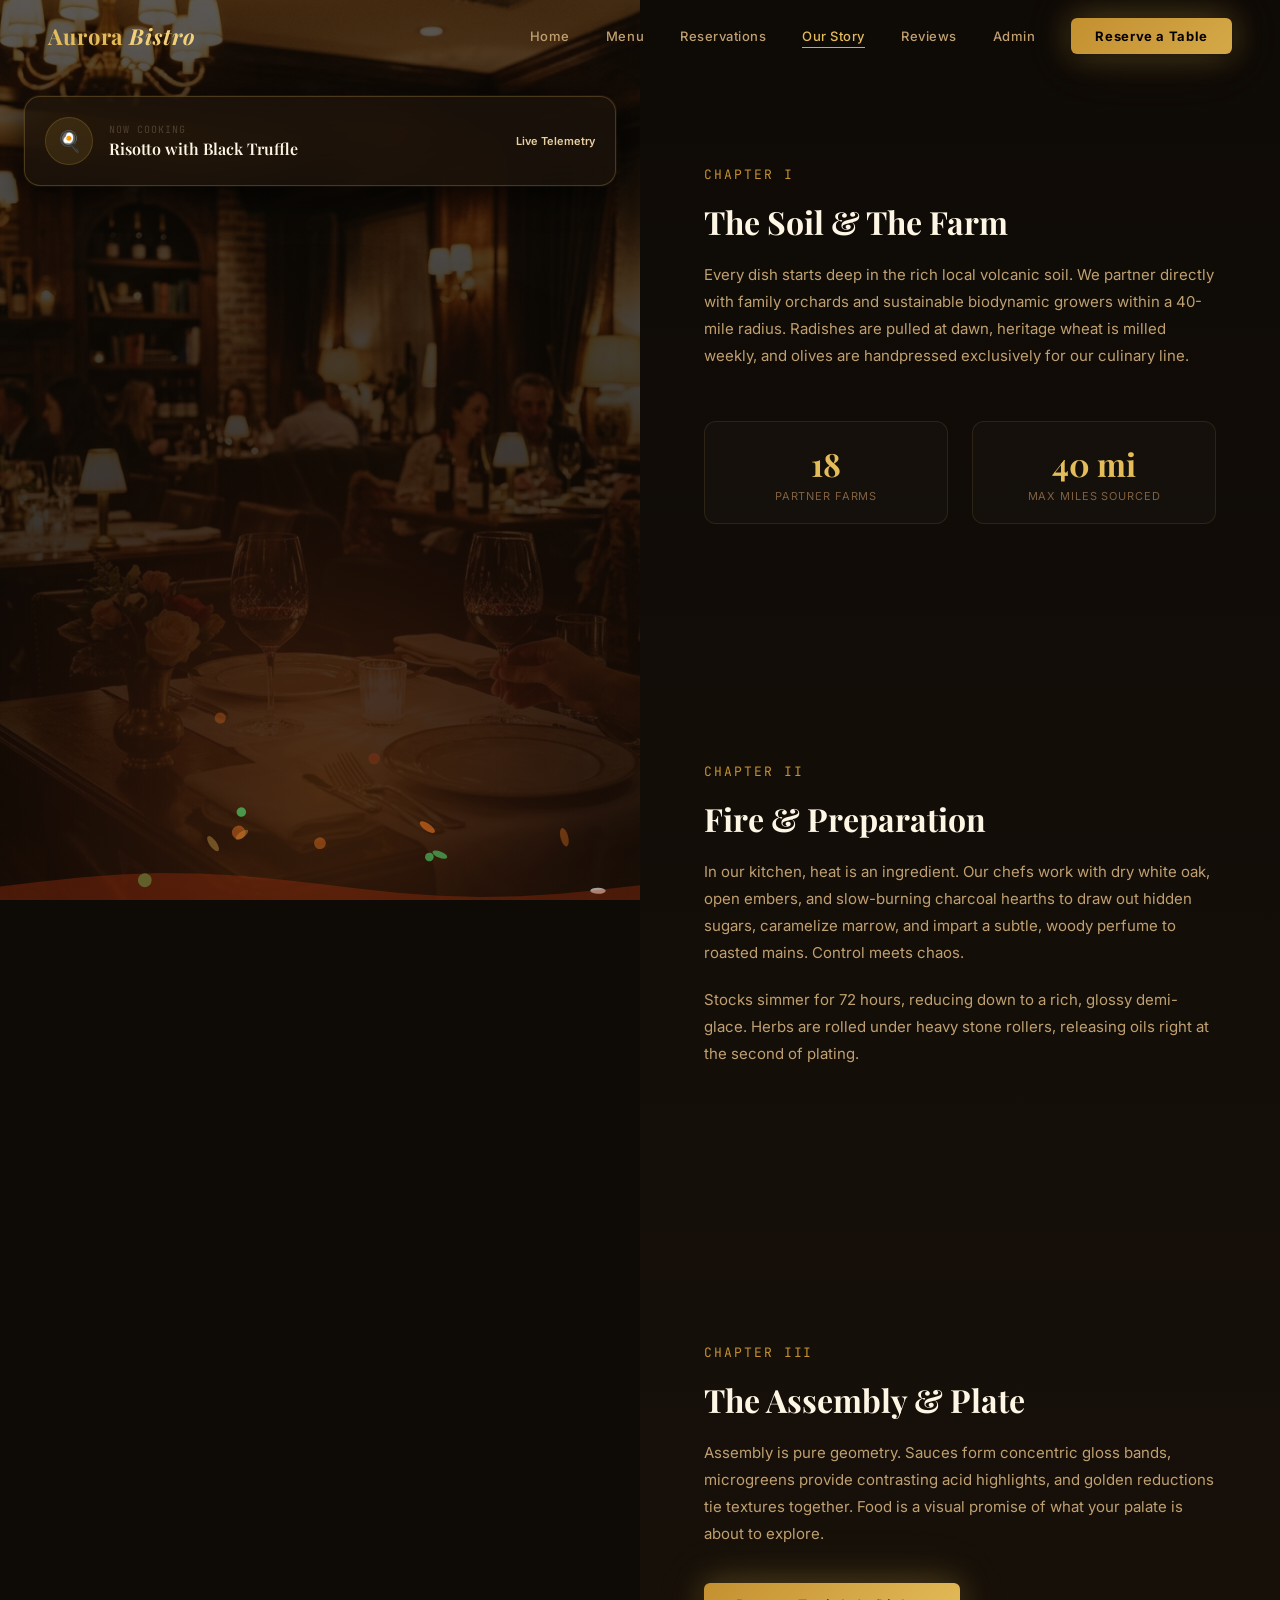
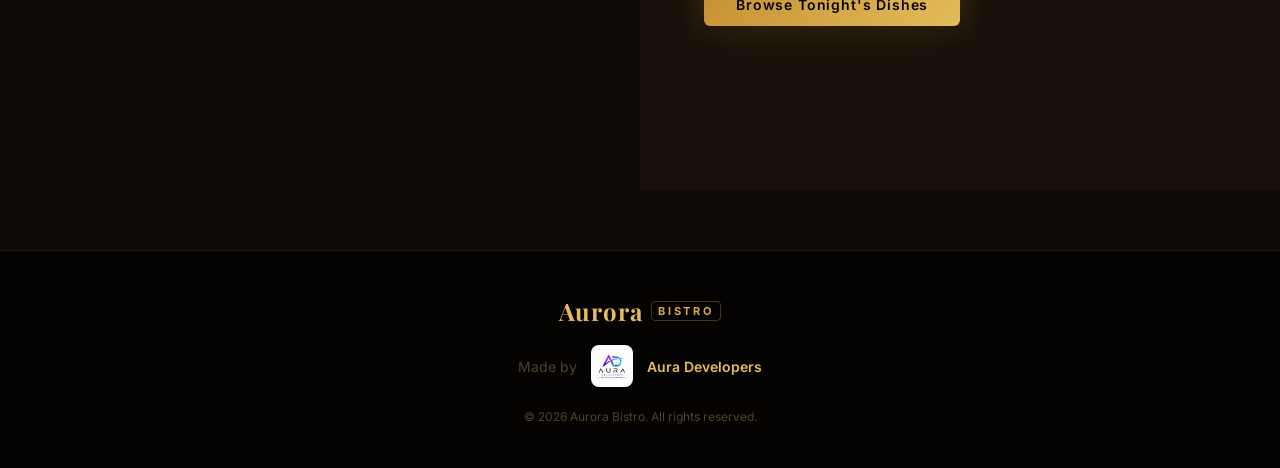
<file: kitchen.html>
<!DOCTYPE html>
<html lang="en">
<head>
<meta charset="UTF-8"/>
<meta name="viewport" content="width=device-width,initial-scale=1.0"/>
<title>Our Story & Live Kitchen — Aurora Bistro</title>
<meta name="description" content="Discover the story behind Aurora Bistro. Step inside our kitchen, see live cooking telemetry, and follow our farm-to-table journey."/>
<link rel="stylesheet" href="css/aurora.css?v=2026.35"/>
<style>
/* Split-Screen Interactive Story Section */
.story-wrapper {
  display: grid;
  grid-template-columns: 1fr 1fr;
  min-height: 100vh;
  position: relative;
}
.story-visual-side {
  position: sticky;
  top: 0;
  height: 100vh;
  background: linear-gradient(rgba(14,10,6,0.68), rgba(14,10,6,0.92)), url('images/dining_room.png') center/cover;
  overflow: hidden;
}
#kitchen-canvas {
  width: 100%;
  height: 100%;
  display: block;
}
.story-text-side {
  padding: 120px 64px 80px;
  display: flex;
  flex-direction: column;
  gap: 120px;
  background: linear-gradient(180deg, var(--bg-deep) 0%, var(--bg-dark) 100%);
}
.story-chapter {
  display: flex;
  flex-direction: column;
  gap: 20px;
  min-height: 50vh;
  justify-content: center;
}
.chapter-num {
  font-family: var(--font-mono);
  font-size: 13px;
  color: var(--gold-500);
  letter-spacing: 0.15em;
  text-transform: uppercase;
}
.chapter-title {
  font-family: var(--font-serif);
  font-size: 32px;
  font-weight: 700;
  color: var(--text-bright);
}
.chapter-text {
  font-size: 15px;
  color: var(--text-mid);
  line-height: 1.8;
}

/* Telemetry Kitchen Status Widget */
.kitchen-hud {
  position: absolute;
  top: 96px;
  left: 24px;
  right: 24px;
  padding: 20px;
  z-index: 10;
  display: flex;
  align-items: center;
  gap: 16px;
}
.hud-icon-wrap {
  width: 48px;
  height: 48px;
  border-radius: 50%;
  background: rgba(212, 168, 72, 0.12);
  border: 1px solid var(--border-gold);
  display: flex;
  align-items: center;
  justify-content: center;
  font-size: 20px;
  color: var(--gold-400);
}
.hud-icon-wrap.active-cooking {
  animation: pulseSc 1.2s ease-in-out infinite;
}
.hud-info {
  flex: 1;
}
.hud-status-lbl {
  font-family: var(--font-mono);
  font-size: 10px;
  letter-spacing: 0.1em;
  color: var(--text-muted);
  text-transform: uppercase;
}
.hud-dish-name {
  font-family: var(--font-serif);
  font-size: 16px;
  font-weight: 600;
  color: var(--text-bright);
  margin-top: 2px;
}

/* Stat Counter Panels */
.story-stats {
  display: grid;
  grid-template-columns: 1fr 1fr;
  gap: 24px;
  margin-top: 32px;
}
.story-stat-card {
  padding: 20px;
  background: rgba(255,255,255,0.02);
  border: 1px solid var(--border-warm);
  border-radius: 12px;
  text-align: center;
}
.stat-number {
  font-family: var(--font-serif);
  font-size: 32px;
  font-weight: 700;
  color: var(--gold-300);
}
.stat-desc {
  font-size: 11px;
  color: var(--text-dim);
  text-transform: uppercase;
  letter-spacing: 0.08em;
  margin-top: 4px;
}

@media(max-width: 900px) {
  .story-wrapper {
    grid-template-columns: 1fr;
  }
  .story-visual-side {
    position: relative;
    height: 40vh;
  }
  .story-text-side {
    padding: 48px 24px;
    gap: 60px;
  }
  .story-chapter {
    min-height: auto;
  }
}
</style>
</head>
<body>

<nav id="aurora-nav">
  <a href="index.html" class="nav-logo">Aurora <span>Bistro</span></a>
  <div class="nav-links">
    <a href="index.html"        class="nav-link">Home</a>
    <a href="menu.html"         class="nav-link">Menu</a>
    <a href="reservations.html" class="nav-link">Reservations</a>
    <a href="kitchen.html"      class="nav-link active">Our Story</a>
    <a href="reviews.html"      class="nav-link">Reviews</a>
    <a href="admin.html"        class="nav-link">Admin</a>
  </div>
  <a href="reservations.html" class="nav-cta btn-liquid">Reserve a Table</a>
</nav>

<div class="story-wrapper">
  <!-- LEFT SIDE: COOKING & INGREDIENT PHYSICS CANVAS -->
  <div class="story-visual-side">
    <!-- Live Status HUD Widget -->
    <div class="glass glass-glow kitchen-hud">
      <div class="hud-icon-wrap active-cooking" id="hud-status-icon">🍳</div>
      <div class="hud-info">
        <div class="hud-status-lbl" id="hud-status-label">Now Cooking</div>
        <div class="hud-dish-name" id="hud-dish-name">Risotto with Black Truffle</div>
      </div>
      <div class="live-dot" style="font-size:11px; font-weight:600; color:var(--accent-lime)">Live Telemetry</div>
    </div>

    <canvas id="kitchen-canvas"></canvas>
  </div>

  <!-- RIGHT SIDE: STORYTELLINGCHAPTERS -->
  <div class="story-text-side">
    <!-- Chapter 1 -->
    <div class="story-chapter reveal">
      <span class="chapter-num">Chapter I</span>
      <h2 class="chapter-title">The Soil & The Farm</h2>
      <p class="chapter-text">
        Every dish starts deep in the rich local volcanic soil. We partner directly with family orchards and sustainable biodynamic growers within a 40-mile radius. Radishes are pulled at dawn, heritage wheat is milled weekly, and olives are handpressed exclusively for our culinary line.
      </p>
      <div class="story-stats">
        <div class="story-stat-card">
          <div class="stat-number" id="stat-farms">0</div>
          <div class="stat-desc">Partner Farms</div>
        </div>
        <div class="story-stat-card">
          <div class="stat-number" id="stat-radius">0</div>
          <div class="stat-desc">Max Miles Sourced</div>
        </div>
      </div>
    </div>

    <!-- Chapter 2 -->
    <div class="story-chapter reveal">
      <span class="chapter-num">Chapter II</span>
      <h2 class="chapter-title">Fire & Preparation</h2>
      <p class="chapter-text">
        In our kitchen, heat is an ingredient. Our chefs work with dry white oak, open embers, and slow-burning charcoal hearths to draw out hidden sugars, caramelize marrow, and impart a subtle, woody perfume to roasted mains. Control meets chaos.
      </p>
      <p class="chapter-text">
        Stocks simmer for 72 hours, reducing down to a rich, glossy demi-glace. Herbs are rolled under heavy stone rollers, releasing oils right at the second of plating.
      </p>
    </div>

    <!-- Chapter 3 -->
    <div class="story-chapter reveal">
      <span class="chapter-num">Chapter III</span>
      <h2 class="chapter-title">The Assembly & Plate</h2>
      <p class="chapter-text">
        Assembly is pure geometry. Sauces form concentric gloss bands, microgreens provide contrasting acid highlights, and golden reductions tie textures together. Food is a visual promise of what your palate is about to explore.
      </p>
      <div style="margin-top: 16px;">
        <a href="menu.html" class="btn btn-primary btn-liquid">Browse Tonight's Dishes</a>
      </div>
    </div>
  </div>
</div>

<!-- BOTTOM CREDIT FOOTER -->
<footer class="aura-universal-footer">
  <a href="index.html" class="logo-brand" style="font-size:24px;">Aurora <span>Bistro</span></a>
  <div class="aura-footer-credit">
    <span class="credit-sub">Made by</span>
    <img src="images/aura_logo.jpg?v=2026.35" alt="AD Aura Logo" class="credit-logo"/>
    <span class="credit-title">Aura Developers</span>
  </div>
  <div class="copyright-line">© 2026 Aurora Bistro. All rights reserved.</div>
</footer>

<script src="js/aurora.js"></script>
<script>
// ═════════════════════════════════════════════════════════
//  Live Kitchen Telemetry Status & Ingredient Particle Sim
// ═════════════════════════════════════════════════════════

const dishesCookingList = [
  { name: "Saffron Risotto with Truffle", icon: "🍳", action: "Simmering rice grains..." },
  { name: "A5 Wagyu Striploin", icon: "🥩", action: "Resting on white oak embers..." },
  { name: "Mediterranean Seabass", icon: "🐟", action: "Crisping skin on iron pan..." },
  { name: "Valrhona Chocolate Fondant", icon: "🧁", action: "Baking inside stone oven..." },
  { name: "Pan-Seared Duck Confit", icon: "🍗", action: "Glazing cherry reductions..." }
];

let activeDishIdx = 0;
function cycleKitchenTelemetry() {
  activeDishIdx = (activeDishIdx + 1) % dishesCookingList.length;
  const dish = dishesCookingList[activeDishIdx];
  
  const iconEl = document.getElementById('hud-status-icon');
  const labelEl = document.getElementById('hud-status-label');
  const nameEl = document.getElementById('hud-dish-name');
  
  if (iconEl && labelEl && nameEl) {
    iconEl.textContent = dish.icon;
    labelEl.textContent = dish.action;
    nameEl.textContent = dish.name;
    
    // Pulse animation trigger
    iconEl.style.animation = 'none';
    setTimeout(() => {
      iconEl.style.animation = 'pulseSc 1.2s ease-in-out infinite';
    }, 50);
  }
}
setInterval(cycleKitchenTelemetry, 5000);

// ── TELEMETRY CANVAS PHYSICS ──────────────────────────────
(function(){
  const canvas = document.getElementById('kitchen-canvas');
  const ctx = canvas.getContext('2d');
  let W, H, particles = [];
  const TAU = Math.PI * 2;
  const rnd = (a,b)=>a+Math.random()*(b-a);
  const colors = ["#d4a84c", "#e07020", "#c03a10", "#50c864", "#ffffff"];

  function resize(){
    W = canvas.width = canvas.offsetWidth;
    H = canvas.height = canvas.offsetHeight;
  }

  function IngredientParticle(){
    this.x = rnd(0, W);
    this.y = H + 20;
    this.size = rnd(4, 10);
    this.vx = rnd(-1, 1);
    this.vy = rnd(-2, -5);
    this.color = colors[Math.floor(Math.random()*colors.length)];
    this.rot = rnd(0, TAU);
    this.vrot = rnd(-0.05, 0.05);
    this.alpha = rnd(0.4, 0.85);
  }

  IngredientParticle.prototype.update = function(){
    this.x += this.vx;
    this.y += this.vy;
    this.rot += this.vrot;
    // apply slight float physics
    this.vy += 0.02; // slow down rise
    this.alpha -= 0.003; // slowly fade out
  };

  IngredientParticle.prototype.draw = function(ctx){
    ctx.save();
    ctx.translate(this.x, this.y);
    ctx.rotate(this.rot);
    ctx.fillStyle = this.color;
    ctx.globalAlpha = Math.max(0, this.alpha);
    
    // Draw simple food shapes
    ctx.beginPath();
    if (this.size > 7) {
      // slice leaf
      ctx.ellipse(0, 0, this.size, this.size*0.4, 0, 0, TAU);
    } else {
      // grain or drop
      ctx.arc(0, 0, this.size, 0, TAU);
    }
    ctx.fill();
    ctx.restore();
  };

  function resizeHandler(){
    resize();
  }
  window.addEventListener('resize', resizeHandler);

  resize();

  function loop(){
    // Draw base cinematic theme overlay transparently
    ctx.clearRect(0,0,W,H);

    // Warm glow source from center bottom (fire grill feel)
    const fireGlow = ctx.createRadialGradient(W/2, H*0.88, 0, W/2, H*0.88, H*0.62);
    fireGlow.addColorStop(0, "rgba(224,112,32,0.22)");
    fireGlow.addColorStop(0.5, "rgba(192,58,16,0.06)");
    fireGlow.addColorStop(1, "transparent");
    ctx.fillStyle = fireGlow;
    ctx.fillRect(0,0,W,H);

    // Occasional spark creation
    if (Math.random() < 0.22) {
      particles.push(new IngredientParticle());
    }

    particles.forEach((p, idx) => {
      p.update();
      p.draw(ctx);
      if (p.y < 0 || p.alpha <= 0) {
        particles.splice(idx, 1);
      }
    });

    // Faux flame graphics at the absolute bottom
    ctx.fillStyle = "rgba(192,58,16,0.3)";
    ctx.beginPath();
    ctx.moveTo(0, H);
    for(let x=0; x<=W; x+=40) {
      const y = H - 15 - Math.sin(Date.now()*0.005 + x*0.01)*12;
      ctx.lineTo(x, y);
    }
    ctx.lineTo(W, H);
    ctx.closePath();
    ctx.fill();

    requestAnimationFrame(loop);
  }
  requestAnimationFrame(loop);
})();

// ── INTERSECTION COUNTERS ────────────────────────────────
window.addEventListener('DOMContentLoaded', () => {
  const io = new IntersectionObserver((entries) => {
    entries.forEach(e => {
      if (e.isIntersecting) {
        if (window.animateCounter) {
          animateCounter(document.getElementById('stat-farms'), 18, 1500);
          animateCounter(document.getElementById('stat-radius'), 40, 1500, "", " mi");
        }
        io.unobserve(e.target);
      }
    });
  }, {threshold: 0.12});
  
  const target = document.getElementById('stat-farms');
  if(target) io.observe(target.parentElement.parentElement);
});
</script>
</body>
</html>
</file>
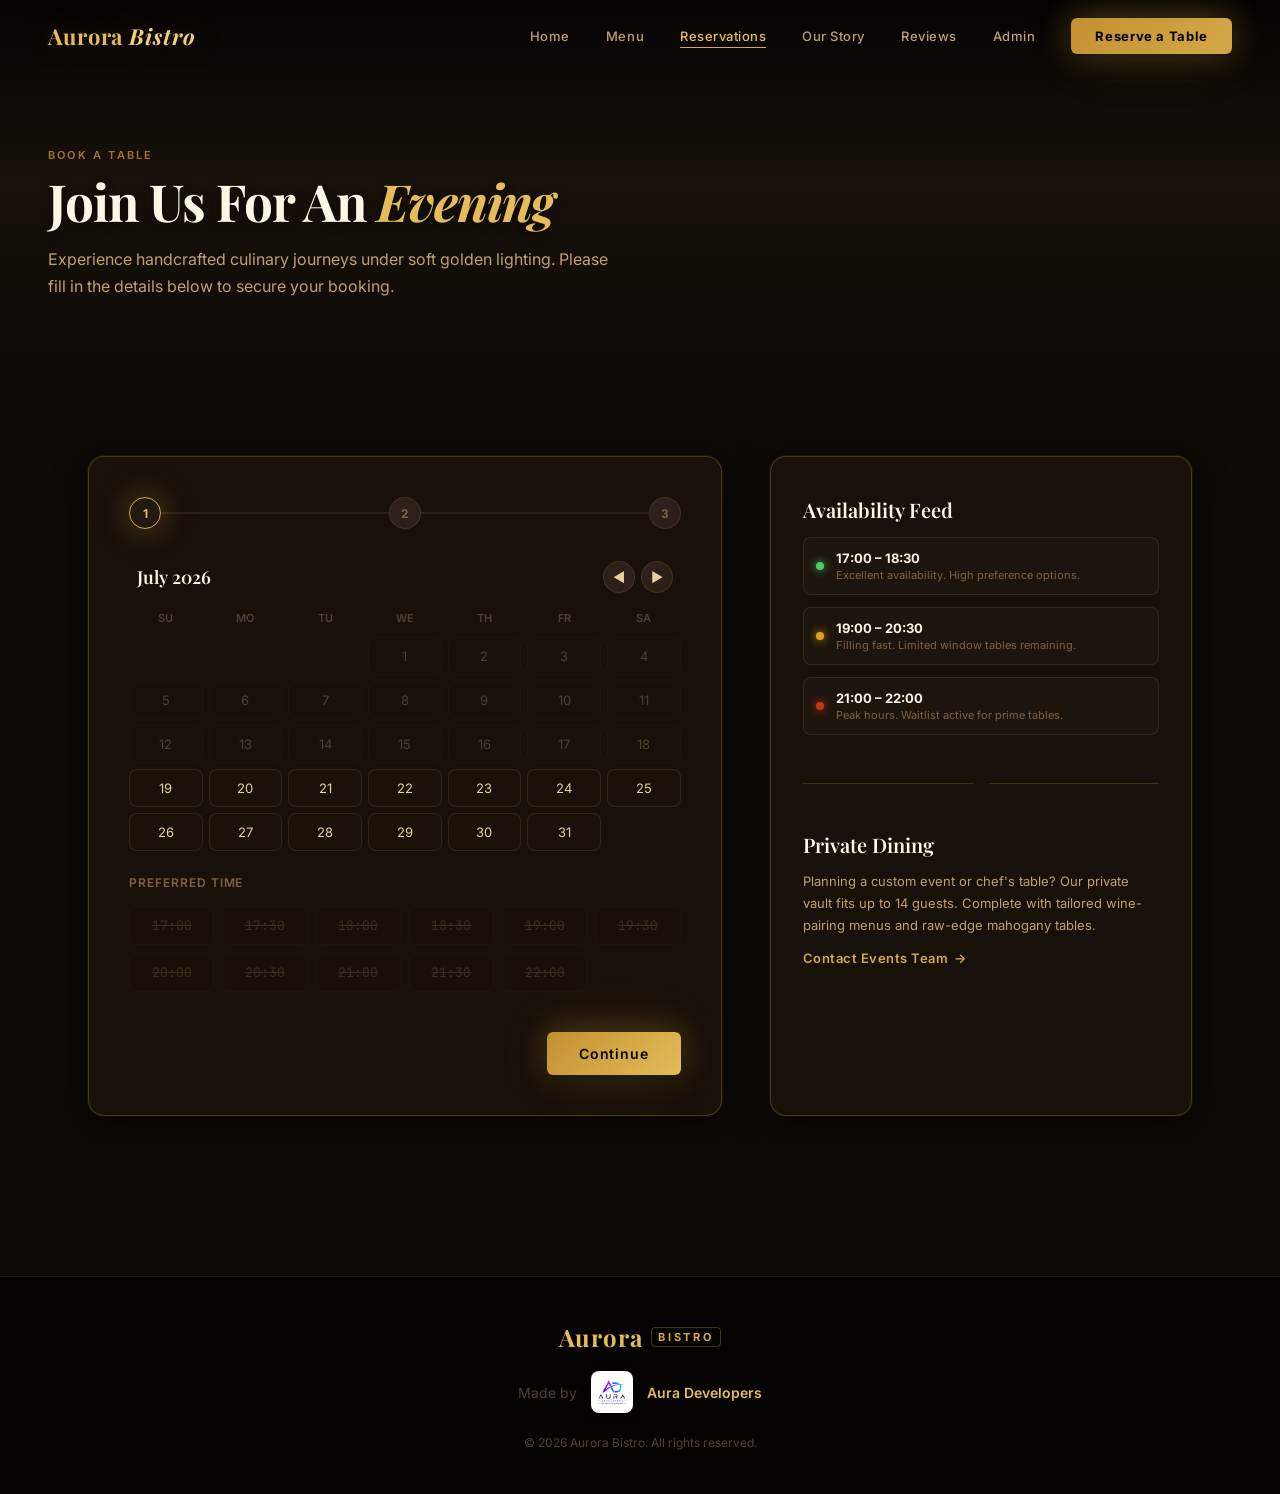
<file: reservations.html>
<!DOCTYPE html>
<html lang="en">
<head>
<meta charset="UTF-8"/>
<meta name="viewport" content="width=device-width,initial-scale=1.0"/>
<title>Reservations — Aurora Bistro</title>
<meta name="description" content="Book your dining experience at Aurora Bistro. Live table availability, special requests, and direct confirmation."/>
<link rel="stylesheet" href="css/aurora.css?v=2026.35"/>
<style>
.reserve-grid {
  display: grid;
  grid-template-columns: 1.2fr 0.8fr;
  gap: 48px;
  margin-top: 48px;
}
.reserve-panel {
  padding: 40px;
  position: relative;
  overflow: hidden;
}
/* Progress Steps */
.reserve-steps {
  display: flex;
  justify-content: space-between;
  margin-bottom: 32px;
  position: relative;
}
.reserve-steps::before {
  content: '';
  position: absolute;
  top: 50%;
  left: 0;
  right: 0;
  height: 2px;
  background: var(--bg-surface);
  z-index: 0;
  transform: translateY(-50%);
}
.step-dot {
  width: 32px;
  height: 32px;
  border-radius: 50%;
  background: var(--bg-surface);
  border: 1px solid var(--border-warm);
  display: flex;
  align-items: center;
  justify-content: center;
  font-size: 12px;
  font-weight: 700;
  color: var(--text-dim);
  z-index: 1;
  transition: all 0.3s;
}
.step-dot.active {
  background: var(--bg-card);
  border-color: var(--gold-400);
  color: var(--gold-300);
  box-shadow: var(--glow-gold);
}
.step-dot.completed {
  background: var(--gold-500);
  border-color: var(--gold-500);
  color: var(--bg-void);
}

/* Custom Calendar Picker */
.cal-container {
  display: flex;
  flex-direction: column;
  gap: 12px;
}
.cal-header {
  display: flex;
  justify-content: space-between;
  align-items: center;
  padding: 0 8px;
}
.cal-title {
  font-family: var(--font-serif);
  font-size: 18px;
  font-weight: 600;
  color: var(--text-bright);
}
.cal-btn {
  width: 32px;
  height: 32px;
  border-radius: 50%;
  background: var(--bg-surface);
  border: 1px solid var(--border-warm);
  display: flex;
  align-items: center;
  justify-content: center;
  color: var(--text-warm);
  cursor: pointer;
  transition: all 0.2s;
}
.cal-btn:hover {
  background: var(--bg-raised);
  border-color: var(--gold-500);
}
.cal-days-grid {
  display: grid;
  grid-template-columns: repeat(7, 1fr);
  gap: 6px;
  text-align: center;
}
.cal-day-label {
  font-size: 11px;
  font-weight: 600;
  color: var(--text-muted);
  text-transform: uppercase;
  padding: 6px 0;
}
.cal-cell {
  padding: 10px 0;
  border-radius: 8px;
  background: rgba(30,20,10,0.4);
  border: 1px solid var(--border-warm);
  font-size: 13px;
  color: var(--text-warm);
  cursor: pointer;
  transition: all 0.25s var(--ease);
}
.cal-cell:hover:not(.disabled):not(.selected) {
  border-color: var(--gold-500);
  background: rgba(212,168,72,0.06);
}
.cal-cell.disabled {
  opacity: 0.25;
  cursor: not-allowed;
}
.cal-cell.selected {
  background: var(--gold-500);
  border-color: var(--gold-500);
  color: var(--bg-void);
  font-weight: 700;
  box-shadow: var(--glow-gold);
}

/* Time Slots */
.time-slots {
  display: grid;
  grid-template-columns: repeat(auto-fill, minmax(80px, 1fr));
  gap: 8px;
  margin-top: 16px;
}
.time-slot {
  padding: 10px 6px;
  border-radius: 6px;
  background: rgba(30,20,10,0.4);
  border: 1px solid var(--border-warm);
  text-align: center;
  font-size: 13px;
  font-family: var(--font-mono);
  color: var(--text-mid);
  cursor: pointer;
  transition: all 0.2s;
}
.time-slot:hover:not(.disabled):not(.selected) {
  border-color: var(--gold-500);
  color: var(--text-bright);
}
.time-slot.selected {
  background: var(--gold-500);
  border-color: var(--gold-500);
  color: var(--bg-void);
  font-weight: 600;
  box-shadow: var(--glow-gold);
}
.time-slot.disabled {
  opacity: 0.2;
  cursor: not-allowed;
  text-decoration: line-through;
}

/* Party Selector */
.party-selector {
  display: flex;
  gap: 10px;
  flex-wrap: wrap;
}
.party-circle {
  width: 44px;
  height: 44px;
  border-radius: 50%;
  background: rgba(30,20,10,0.4);
  border: 1px solid var(--border-warm);
  display: flex;
  align-items: center;
  justify-content: center;
  font-size: 15px;
  font-family: var(--font-serif);
  font-weight: 600;
  color: var(--text-mid);
  cursor: pointer;
  transition: all 0.25s var(--ease-spring);
}
.party-circle:hover:not(.selected) {
  border-color: var(--gold-500);
  transform: scale(1.08);
}
.party-circle.selected {
  background: var(--gold-500);
  border-color: var(--gold-500);
  color: var(--bg-void);
  font-weight: 700;
  transform: scale(1.12);
  box-shadow: var(--glow-gold);
}

/* Form Steps Panels */
.step-panel {
  display: none;
  animation: fadeUp 0.5s var(--ease) forwards;
}
.step-panel.active {
  display: flex;
  flex-direction: column;
  gap: 24px;
}

/* Info Side Panel */
.info-panel {
  padding: 40px 32px;
  display: flex;
  flex-direction: column;
  gap: 28px;
}
.info-section-title {
  font-family: var(--font-serif);
  font-size: 20px;
  color: var(--text-bright);
}
.availability-feed {
  display: flex;
  flex-direction: column;
  gap: 12px;
}
.feed-item {
  display: flex;
  align-items: center;
  gap: 12px;
  padding: 12px;
  background: rgba(255,255,255,0.02);
  border-radius: 8px;
  border: 1px solid var(--border-warm);
  font-size: 13px;
}
.feed-indicator {
  width: 8px;
  height: 8px;
  border-radius: 50%;
}
.feed-indicator.green { background: #50c864; box-shadow: 0 0 8px #50c864; }
.feed-indicator.amber { background: #e0a020; box-shadow: 0 0 8px #e0a020; }
.feed-indicator.red { background: #c03a10; box-shadow: 0 0 8px #c03a10; }

/* Success Card */
#success-card {
  display: none;
  flex-direction: column;
  align-items: center;
  justify-content: center;
  text-align: center;
  padding: 60px 40px;
  animation: scaleIn 0.5s var(--ease-spring) forwards;
}
.success-checkmark {
  width: 80px;
  height: 80px;
  border-radius: 50%;
  background: rgba(80,200,100,0.1);
  border: 2px solid #50c864;
  display: flex;
  align-items: center;
  justify-content: center;
  margin-bottom: 24px;
  box-shadow: 0 0 20px rgba(80,200,100,0.2);
}
.checkmark-svg {
  width: 36px;
  height: 36px;
  stroke: #50c864;
  stroke-width: 3;
  stroke-linecap: round;
  stroke-linejoin: round;
  fill: none;
  stroke-dasharray: 50;
  stroke-dashoffset: 50;
  animation: checkAnim 0.6s var(--ease) 0.3s forwards;
}

.countdown-box {
  margin-top: 24px;
  padding: 16px 24px;
  background: var(--bg-surface);
  border: 1px solid var(--border-gold);
  border-radius: 10px;
  font-family: var(--font-mono);
  font-size: 18px;
  color: var(--gold-300);
}

@media(max-width: 900px) {
  .reserve-grid {
    grid-template-columns: 1fr;
  }
}
</style>
</head>
<body>

<nav id="aurora-nav">
  <a href="index.html" class="nav-logo">Aurora <span>Bistro</span></a>
  <div class="nav-links">
    <a href="index.html"        class="nav-link">Home</a>
    <a href="menu.html"         class="nav-link">Menu</a>
    <a href="reservations.html" class="nav-link active">Reservations</a>
    <a href="kitchen.html"      class="nav-link">Our Story</a>
    <a href="reviews.html"      class="nav-link">Reviews</a>
    <a href="admin.html"        class="nav-link">Admin</a>
  </div>
  <a href="reservations.html" class="nav-cta btn-liquid">Reserve a Table</a>
</nav>

<div class="page-hero">
  <div class="page-hero-bg"></div>
  <div class="page-hero-content">
    <div class="section-label">Book a Table</div>
    <h1 class="section-title">Join Us For An <em>Evening</em></h1>
    <p class="section-sub">Experience handcrafted culinary journeys under soft golden lighting. Please fill in the details below to secure your booking.</p>
  </div>
</div>

<section style="padding: 48px 0 100px; background: var(--bg-deep);">
  <div class="container">
    <div class="reserve-grid">
      <!-- MAIN BOOKING PANEL -->
      <div class="glass glass-glow reserve-panel" id="booking-container">
        <!-- Steps Indicator -->
        <div class="reserve-steps">
          <div class="step-dot active" id="step-dot-1">1</div>
          <div class="step-dot" id="step-dot-2">2</div>
          <div class="step-dot" id="step-dot-3">3</div>
        </div>

        <form id="reserve-form" onsubmit="event.preventDefault(); submitReservation();">
          <!-- STEP 1: Date & Time -->
          <div class="step-panel active" id="panel-1">
            <div class="cal-container">
              <div class="cal-header">
                <span class="cal-title" id="cal-month-title">July 2026</span>
                <div style="display:flex; gap:6px;">
                  <button type="button" class="cal-btn" onclick="prevMonth()">◀</button>
                  <button type="button" class="cal-btn" onclick="nextMonth()">▶</button>
                </div>
              </div>
              <div class="cal-days-grid" id="cal-days">
                <!-- Days will be dynamically rendered -->
              </div>
            </div>

            <div>
              <div class="form-label" style="margin-bottom:12px;">Preferred Time</div>
              <div class="time-slots" id="time-slots-container">
                <!-- Time slots generated by JS -->
              </div>
            </div>

            <div style="display:flex; justify-content:flex-end; margin-top:16px;">
              <button type="button" class="btn btn-primary btn-liquid" onclick="nextStep(2)">Continue</button>
            </div>
          </div>

          <!-- STEP 2: Party Size & Seating -->
          <div class="step-panel" id="panel-2">
            <div>
              <div class="form-label" style="margin-bottom:12px;">Number of Guests</div>
              <div class="party-selector">
                <div class="party-circle selected" onclick="selectParty(1, this)">1</div>
                <div class="party-circle" onclick="selectParty(2, this)">2</div>
                <div class="party-circle" onclick="selectParty(3, this)">3</div>
                <div class="party-circle" onclick="selectParty(4, this)">4</div>
                <div class="party-circle" onclick="selectParty(5, this)">5</div>
                <div class="party-circle" onclick="selectParty(6, this)">6</div>
                <div class="party-circle" onclick="selectParty(8, this)">8+</div>
              </div>
            </div>

            <div class="form-group">
              <label class="form-label" for="table-pref">Seating Preference</label>
              <select class="form-select" id="table-pref">
                <option value="any">Any Available</option>
                <option value="dining-room">Main Dining Room (Warm & Lively)</option>
                <option value="bar">Bar Counter (Interactive & Sleek)</option>
                <option value="window">Window Side (Cosy & Romantic)</option>
                <option value="terrace">Private Dining Area (Quiet & Elegant)</option>
              </select>
            </div>

            <div class="form-group">
              <label class="form-label" for="special-req">Special Notes / Dietary Requirements</label>
              <textarea class="form-textarea" id="special-req" placeholder="Allergies, wheelchair access, anniversary, birthday requests..."></textarea>
            </div>

            <div style="display:flex; justify-content:space-between; margin-top:16px;">
              <button type="button" class="btn btn-ghost" onclick="prevStep(1)">Back</button>
              <button type="button" class="btn btn-primary btn-liquid" onclick="nextStep(3)">Continue</button>
            </div>
          </div>

          <!-- STEP 3: Contact & Confirm -->
          <div class="step-panel" id="panel-3">
            <div class="form-group">
              <label class="form-label" for="guest-name">Full Name</label>
              <input type="text" class="form-input" id="guest-name" required placeholder="John Doe"/>
            </div>

            <div class="form-group">
              <label class="form-label" for="guest-email">Email Address</label>
              <input type="email" class="form-input" id="guest-email" required placeholder="john@example.com"/>
            </div>

            <div class="form-group">
              <label class="form-label" for="guest-phone">Phone Number</label>
              <input type="tel" class="form-input" id="guest-phone" required placeholder="+1 (123) 456-7890"/>
            </div>

            <div style="display:flex; justify-content:space-between; margin-top:16px;">
              <button type="button" class="btn btn-ghost" onclick="prevStep(2)">Back</button>
              <button type="submit" class="btn btn-primary btn-liquid" id="submit-btn">Confirm Reservation</button>
            </div>
          </div>
        </form>

        <!-- Loading overlay -->
        <div id="booking-loader" style="display:none; position:absolute; inset:0; background:rgba(14,10,6,0.9); z-index:100; flex-direction:column; align-items:center; justify-content:center; gap:16px;">
          <div class="loader-plate"></div>
          <div style="font-family:var(--font-serif); font-size:16px; color:var(--text-bright);">Securing your table...</div>
        </div>
      </div>

      <!-- SUCCESS SCREEN -->
      <div class="glass glass-glow" id="success-card">
        <div class="success-checkmark">
          <svg class="checkmark-svg" viewBox="0 0 52 52">
            <path d="M14 27 l8 8 l16 -16"/>
          </svg>
        </div>
        <h2 class="section-title" style="font-size:28px; margin-bottom:12px;">Reservation Confirmed</h2>
        <p style="color:var(--text-mid); font-size:14px; max-width:320px; line-height:1.6; margin-bottom:20px;" id="success-msg">
          Thank you. Your table has been reserved for July 20, 2026. A calendar invitation has been sent to your email.
        </p>
        <div class="divider" style="max-width:240px; margin: 16px auto;"></div>
        <div class="countdown-box" id="countdown">00:00:00</div>
        <div style="margin-top: 24px; display:flex; gap:12px;">
          <a href="index.html" class="btn btn-ghost">Home</a>
          <a href="menu.html" class="btn btn-primary btn-liquid">View Menu</a>
        </div>
      </div>

      <!-- SIDEBAR INFO PANEL -->
      <div class="glass info-panel">
        <div>
          <h3 class="info-section-title" style="margin-bottom:14px;">Availability Feed</h3>
          <div class="availability-feed">
            <div class="feed-item">
              <div class="feed-indicator green"></div>
              <div style="flex:1">
                <strong style="color:var(--text-bright);">17:00 – 18:30</strong>
                <p style="font-size:11px; color:var(--text-dim); margin-top:2px;">Excellent availability. High preference options.</p>
              </div>
            </div>
            <div class="feed-item">
              <div class="feed-indicator amber"></div>
              <div style="flex:1">
                <strong style="color:var(--text-bright);">19:00 – 20:30</strong>
                <p style="font-size:11px; color:var(--text-dim); margin-top:2px;">Filling fast. Limited window tables remaining.</p>
              </div>
            </div>
            <div class="feed-item">
              <div class="feed-indicator red"></div>
              <div style="flex:1">
                <strong style="color:var(--text-bright);">21:00 – 22:00</strong>
                <p style="font-size:11px; color:var(--text-dim); margin-top:2px;">Peak hours. Waitlist active for prime tables.</p>
              </div>
            </div>
          </div>
        </div>

        <div class="divider"></div>

        <div>
          <h3 class="info-section-title" style="margin-bottom:12px;">Private Dining</h3>
          <p style="font-size:13px; color:var(--text-mid); line-height:1.7;">
            Planning a custom event or chef's table? Our private vault fits up to 14 guests. Complete with tailored wine-pairing menus and raw-edge mahogany tables.
          </p>
          <a href="mailto:events@aurorabistro.com" style="display:inline-flex; align-items:center; gap:6px; font-size:13px; font-weight:600; color:var(--gold-400); margin-top:14px; letter-spacing:0.04em;">
            Contact Events Team <span>→</span>
          </a>
        </div>
      </div>
    </div>
  </div>
</section>

<!-- BOTTOM CREDIT FOOTER -->
<footer class="aura-universal-footer">
  <a href="index.html" class="logo-brand" style="font-size:24px;">Aurora <span>Bistro</span></a>
  <div class="aura-footer-credit">
    <span class="credit-sub">Made by</span>
    <img src="images/aura_logo.jpg?v=2026.35" alt="AD Aura Logo" class="credit-logo"/>
    <span class="credit-title">Aura Developers</span>
  </div>
  <div class="copyright-line">© 2026 Aurora Bistro. All rights reserved.</div>
</footer>

<script src="js/aurora.js"></script>
<script>
// ═════════════════════════════════════════════════════════
//  Reservations Calendar & Form States
// ═════════════════════════════════════════════════════════

let currentYear = 2026;
let currentMonth = 6; // July (0-indexed base)
let selectedDate = null;
let selectedTime = null;
let selectedGuests = 1;

const monthNames = ["January", "February", "March", "April", "May", "June", "July", "August", "September", "October", "November", "December"];
const times = ["17:00", "17:30", "18:00", "18:30", "19:00", "19:30", "20:00", "20:30", "21:00", "21:30", "22:00"];

function renderCalendar() {
  const container = document.getElementById('cal-days');
  const monthTitle = document.getElementById('cal-month-title');
  container.innerHTML = '';
  
  monthTitle.textContent = `${monthNames[currentMonth]} ${currentYear}`;
  
  // Render Day Labels
  ["Su", "Mo", "Tu", "We", "Th", "Fr", "Sa"].forEach(d => {
    const el = document.createElement('div');
    el.className = 'cal-day-label';
    el.textContent = d;
    container.appendChild(el);
  });
  
  const firstDay = new Date(currentYear, currentMonth, 1).getDay();
  const daysInMonth = new Date(currentYear, currentMonth + 1, 0).getDate();
  
  // Padding cells
  for (let i = 0; i < firstDay; i++) {
    const el = document.createElement('div');
    container.appendChild(el);
  }
  
  const today = new Date(2026, 6, 19); // base date from system
  
  for (let day = 1; day <= daysInMonth; day++) {
    const cell = document.createElement('div');
    cell.className = 'cal-cell';
    cell.textContent = day;
    
    const cellDate = new Date(currentYear, currentMonth, day);
    if (cellDate < today) {
      cell.classList.add('disabled');
    } else {
      cell.onclick = () => selectDateHandler(day, cell);
      if (selectedDate && selectedDate.day === day && selectedDate.month === currentMonth && selectedDate.year === currentYear) {
        cell.classList.add('selected');
      }
    }
    container.appendChild(cell);
  }
}

function prevMonth() {
  if (currentMonth === 6 && currentYear === 2026) return; // limit going past July 2026
  if (currentMonth === 0) {
    currentMonth = 11;
    currentYear--;
  } else {
    currentMonth--;
  }
  renderCalendar();
}

function nextMonth() {
  if (currentMonth === 11) {
    currentMonth = 0;
    currentYear++;
  } else {
    currentMonth++;
  }
  renderCalendar();
}

function selectDateHandler(day, cellEl) {
  document.querySelectorAll('.cal-cell').forEach(c => c.classList.remove('selected'));
  cellEl.classList.add('selected');
  selectedDate = { day, month: currentMonth, year: currentYear };
  renderTimeSlots();
}

function renderTimeSlots() {
  const container = document.getElementById('time-slots-container');
  container.innerHTML = '';
  
  times.forEach(time => {
    const slot = document.createElement('div');
    slot.className = 'time-slot';
    slot.textContent = time;
    
    // Simulate some times being booked/disabled randomly based on date
    const seed = selectedDate ? (selectedDate.day + time.charCodeAt(0)) : 10;
    const isBooked = (seed % 5 === 0);
    
    if (isBooked) {
      slot.classList.add('disabled');
    } else {
      slot.onclick = () => selectTimeHandler(time, slot);
      if (selectedTime === time) {
        slot.classList.add('selected');
      }
    }
    container.appendChild(slot);
  });
}

function selectTimeHandler(time, slotEl) {
  document.querySelectorAll('.time-slot').forEach(s => s.classList.remove('selected'));
  slotEl.classList.add('selected');
  selectedTime = time;
}

function selectParty(num, el) {
  document.querySelectorAll('.party-circle').forEach(p => p.classList.remove('selected'));
  el.classList.add('selected');
  selectedGuests = num;
}

// ── STEP CONTROLLER ──────────────────────────────────────
function nextStep(step) {
  if (step === 2) {
    if (!selectedDate) {
      showToast("Please choose a date from the calendar grid.", "info");
      return;
    }
    if (!selectedTime) {
      showToast("Please choose a preferred time slot.", "info");
      return;
    }
  }
  if (step === 3) {
    // No validations required for step 2 inputs
  }
  
  // Update Indicators
  document.querySelectorAll('.step-dot').forEach((dot, i) => {
    dot.className = 'step-dot';
    if (i < step - 1) dot.classList.add('completed');
    if (i === step - 1) dot.classList.add('active');
  });
  
  // Show Panel
  document.querySelectorAll('.step-panel').forEach(p => p.classList.remove('active'));
  document.getElementById(`panel-${step}`).classList.add('active');
}

function prevStep(step) {
  document.querySelectorAll('.step-dot').forEach((dot, i) => {
    dot.className = 'step-dot';
    if (i < step - 1) dot.classList.add('completed');
    if (i === step - 1) dot.classList.add('active');
  });
  document.querySelectorAll('.step-panel').forEach(p => p.classList.remove('active'));
  document.getElementById(`panel-${step}`).classList.add('active');
}

// ── SUBMIT RESERVATION ───────────────────────────────────
function submitReservation() {
  const name = document.getElementById('guest-name').value;
  const email = document.getElementById('guest-email').value;
  const phone = document.getElementById('guest-phone').value;
  
  const loader = document.getElementById('booking-loader');
  loader.style.display = 'flex';
  
  // Mock API Call latency
  setTimeout(() => {
    loader.style.display = 'none';
    
    // Store in localStorage for dashboard to pull
    const list = JSON.parse(localStorage.getItem('reservations') || '[]');
    const newBooking = {
      id: '#RES-' + Math.floor(1000 + Math.random()*9000),
      name, email, phone,
      date: `${selectedDate.day} ${monthNames[selectedDate.month]} ${selectedDate.year}`,
      time: selectedTime,
      guests: selectedGuests,
      table: document.getElementById('table-pref').value,
      notes: document.getElementById('special-req').value
    };
    list.push(newBooking);
    localStorage.setItem('reservations', JSON.stringify(list));
    
    // Switch Screen
    document.getElementById('booking-container').style.display = 'none';
    const success = document.getElementById('success-card');
    success.style.display = 'flex';
    
    document.getElementById('success-msg').textContent = `Thank you. Your table has been reserved for ${newBooking.date} at ${newBooking.time} for ${newBooking.guests} guests. Direct confirmation email sent to ${newBooking.email}.`;
    
    startCountdown();
  }, 2200);
}

// ── LIVE COUNTDOWN ────────────────────────────────────────
function startCountdown() {
  const cd = document.getElementById('countdown');
  let sec = 5;
  const inv = setInterval(() => {
    sec--;
    const h = String(Math.floor(sec / 3600)).padStart(2, '0');
    const m = String(Math.floor((sec % 3600) / 60)).padStart(2, '0');
    const s = String(sec % 60).padStart(2, '0');
    cd.textContent = `${h}:${m}:${s}`;
    
    if (sec <= 0) {
      clearInterval(inv);
      cd.textContent = "Dinner Time 🥂";
    }
  }, 1000);
}

// Initialise
renderCalendar();
renderTimeSlots();
</script>
</body>
</html>
</file>
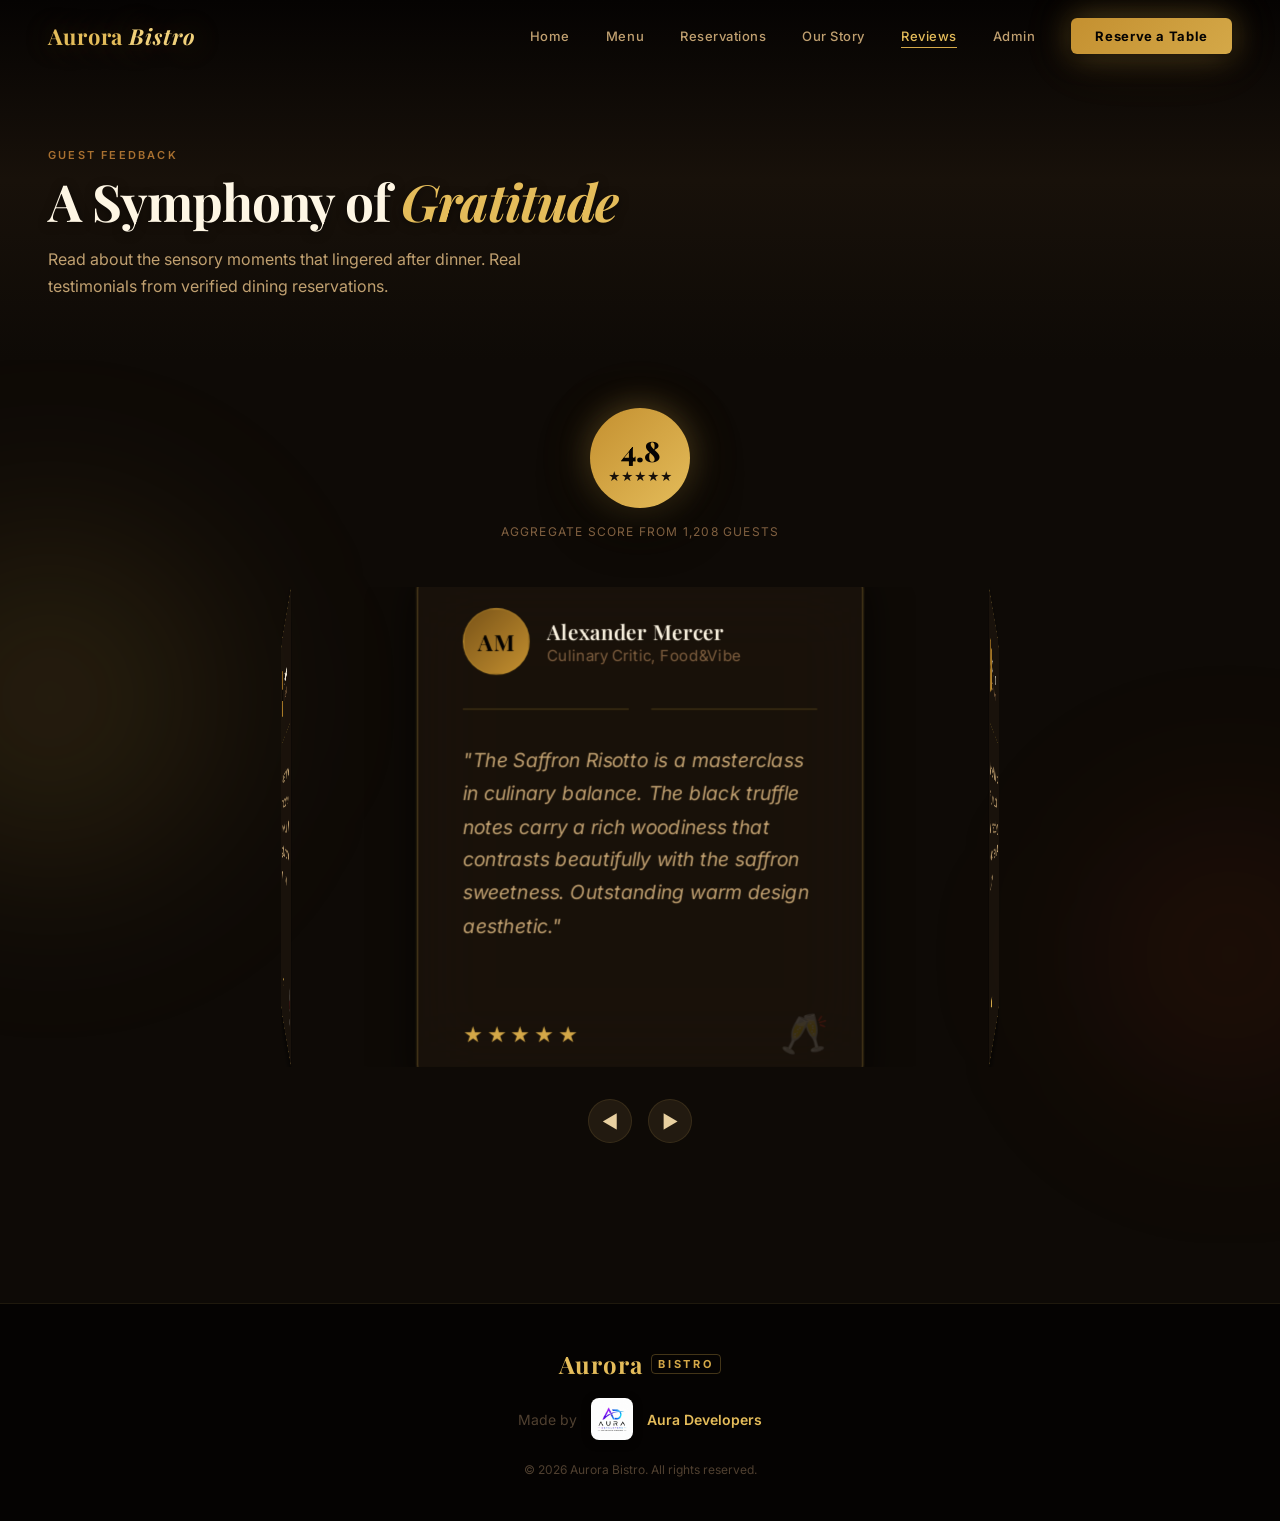
<file: reviews.html>
<!DOCTYPE html>
<html lang="en">
<head>
<meta charset="UTF-8"/>
<meta name="viewport" content="width=device-width,initial-scale=1.0"/>
<title>Reviews — Aurora Bistro</title>
<meta name="description" content="Read reviews and testimonials from our dining guests. Real reviews, ratings, and culinary feedback for Aurora Bistro."/>
<link rel="stylesheet" href="css/aurora.css?v=2026.35"/>
<style>
/* 3D Review Carousel */
.carousel-viewport {
  perspective: 1200px;
  width: 100%;
  height: 480px;
  display: flex;
  align-items: center;
  justify-content: center;
  position: relative;
  overflow: hidden;
  margin-top: 48px;
}
.carousel-track {
  width: 320px;
  height: 380px;
  position: relative;
  transform-style: preserve-3d;
  transition: transform 0.8s cubic-bezier(0.25, 0.8, 0.25, 1);
}
.review-card {
  position: absolute;
  inset: 0;
  padding: 32px;
  display: flex;
  flex-direction: column;
  gap: 16px;
  backface-visibility: hidden;
  border-radius: 20px;
  transition: all 0.5s var(--ease);
  cursor: pointer;
  user-select: none;
}
.review-author {
  display: flex;
  align-items: center;
  gap: 12px;
}
.author-avatar {
  width: 48px;
  height: 48px;
  border-radius: 50%;
  border: 1px solid var(--border-gold);
  background: linear-gradient(135deg, var(--gold-700), var(--gold-500));
  display: flex;
  align-items: center;
  justify-content: center;
  font-family: var(--font-serif);
  font-weight: 700;
  font-size: 16px;
  color: var(--bg-void);
}
.author-info {
  flex: 1;
}
.author-name {
  font-family: var(--font-serif);
  font-size: 15px;
  font-weight: 600;
  color: var(--text-bright);
}
.author-role {
  font-size: 11px;
  color: var(--text-dim);
}
.review-text {
  font-size: 14px;
  line-height: 1.7;
  color: var(--text-mid);
  font-style: italic;
}
.review-emoji {
  position: absolute;
  bottom: 24px;
  right: 24px;
  font-size: 28px;
  opacity: 0.15;
  animation: floatB 4s ease-in-out infinite;
}

/* Rating Badge Header */
.rating-badge-container {
  display: flex;
  flex-direction: column;
  align-items: center;
  text-align: center;
  margin-bottom: 24px;
}
.rating-badge {
  width: 100px;
  height: 100px;
  border-radius: 50%;
  background: linear-gradient(135deg, var(--gold-500), var(--gold-300));
  display: flex;
  flex-direction: column;
  align-items: center;
  justify-content: center;
  box-shadow: var(--shadow-lg), var(--glow-gold);
  animation: pulseSc 3s ease-in-out infinite;
  margin-bottom: 16px;
}
.rating-num {
  font-family: var(--font-serif);
  font-size: 28px;
  font-weight: 900;
  color: var(--bg-void);
}
.rating-star-icon {
  font-size: 12px;
  color: var(--bg-dark);
}

/* Carousel Controls */
.carousel-ctrls {
  display: flex;
  gap: 16px;
  justify-content: center;
  margin-top: 32px;
}
.ctrl-btn {
  width: 44px;
  height: 44px;
  border-radius: 50%;
  background: var(--bg-card);
  border: 1px solid var(--border-warm);
  display: flex;
  align-items: center;
  justify-content: center;
  color: var(--text-warm);
  font-size: 18px;
  cursor: pointer;
  transition: all 0.25s var(--ease);
}
.ctrl-btn:hover {
  border-color: var(--gold-500);
  background: rgba(212,168,72,0.06);
  transform: scale(1.08);
}
</style>
</head>
<body>

<nav id="aurora-nav">
  <a href="index.html" class="nav-logo">Aurora <span>Bistro</span></a>
  <div class="nav-links">
    <a href="index.html"        class="nav-link">Home</a>
    <a href="menu.html"         class="nav-link">Menu</a>
    <a href="reservations.html" class="nav-link">Reservations</a>
    <a href="kitchen.html"      class="nav-link">Our Story</a>
    <a href="reviews.html"      class="nav-link active">Reviews</a>
    <a href="admin.html"        class="nav-link">Admin</a>
  </div>
  <a href="reservations.html" class="nav-cta btn-liquid">Reserve a Table</a>
</nav>

<div class="page-hero">
  <div class="page-hero-bg"></div>
  <div class="page-hero-content">
    <div class="section-label">Guest Feedback</div>
    <h1 class="section-title">A Symphony of <em>Gratitude</em></h1>
    <p class="section-sub">Read about the sensory moments that lingered after dinner. Real testimonials from verified dining reservations.</p>
  </div>
</div>

<section style="padding: 48px 0 100px; background: var(--bg-deep); position:relative; overflow:hidden;">
  <div class="orb orb-gold" style="width:500px; height:500px; top:10%; left:-200px;"></div>
  <div class="orb orb-ember" style="width:400px; height:400px; bottom:10%; right:-150px;"></div>
  
  <div class="container">
    <!-- Pulse Rating Badge -->
    <div class="rating-badge-container reveal">
      <div class="rating-badge">
        <div class="rating-num" id="live-rating-num">4.8</div>
        <div class="rating-star-icon">★★★★★</div>
      </div>
      <p style="font-size:12px; color:var(--text-dim); text-transform:uppercase; letter-spacing:0.1em;">Aggregate Score from 1,208 guests</p>
    </div>

    <!-- 3D Card Carousel -->
    <div class="carousel-viewport">
      <div class="carousel-track" id="carousel-track">
        <!-- Generated by JS -->
      </div>
    </div>

    <!-- Controls -->
    <div class="carousel-ctrls reveal">
      <button class="ctrl-btn" onclick="rotateCarousel(-1)">◀</button>
      <button class="ctrl-btn" onclick="rotateCarousel(1)">▶</button>
    </div>
  </div>
</section>

<!-- BOTTOM CREDIT FOOTER -->
<footer class="aura-universal-footer">
  <a href="index.html" class="logo-brand" style="font-size:24px;">Aurora <span>Bistro</span></a>
  <div class="aura-footer-credit">
    <span class="credit-sub">Made by</span>
    <img src="images/aura_logo.jpg?v=2026.35" alt="AD Aura Logo" class="credit-logo"/>
    <span class="credit-title">Aura Developers</span>
  </div>
  <div class="copyright-line">© 2026 Aurora Bistro. All rights reserved.</div>
</footer>

<script src="js/aurora.js"></script>
<script>
// ═════════════════════════════════════════════════════════
//  3D Reviews Rotation & Easing
// ═════════════════════════════════════════════════════════

const reviews = [
  {
    name: "Alexander Mercer",
    role: "Culinary Critic, Food&Vibe",
    initial: "AM",
    text: "The Saffron Risotto is a masterclass in culinary balance. The black truffle notes carry a rich woodiness that contrasts beautifully with the saffron sweetness. Outstanding warm design aesthetic.",
    stars: 5,
    emoji: "🥂"
  },
  {
    name: "Clara von Bismark",
    role: "Local Dining Aficionado",
    initial: "CB",
    text: "Aurora Bistro has that elusive blend of luxury and absolute comfort. The dining room feels incredibly cozy. Try the duck confit – the skin crackles like thin glass.",
    stars: 5,
    emoji: "🕯"
  },
  {
    name: "Marcus Aurelius",
    role: "Tasting Menu Explorer",
    initial: "MA",
    text: "I was fascinated by the detail of the open wood fire preparation. You can taste the dry oak embers inside the strips of stripping steak. Splendid wine choices.",
    stars: 4.8,
    emoji: "🥩"
  },
  {
    name: "Elena Rostova",
    role: "Pastry & Sorbet Lover",
    initial: "ER",
    text: "The Rose meringue pavlova is a masterpiece that almost feels too beautiful to spoon. Truly a cinematic, high-detail culinary experience that stayed with me all week.",
    stars: 5,
    emoji: "🧁"
  },
  {
    name: "Dr. Ethan Cole",
    role: "Private Table Regular",
    initial: "EC",
    text: "Reserved the mahogany private dining vault for a family milestone. The service was fluid, silent, and highly attentive. The red Burgundy pairings were sensational.",
    stars: 5,
    emoji: "🍷"
  }
];

let angle = 0;
const theta = 360 / reviews.length;

function buildCarousel() {
  const track = document.getElementById('carousel-track');
  track.innerHTML = '';
  
  reviews.forEach((r, idx) => {
    const card = document.createElement('div');
    card.className = 'glass glass-glow review-card';
    
    // Position cards radially in 3D circle space
    const radY = idx * theta;
    card.style.transform = `rotateY(${radY}deg) translateZ(340px)`;
    
    const starsHtml = '★'.repeat(Math.round(r.stars)) + '☆'.repeat(5 - Math.round(r.stars));
    
    card.innerHTML = `
      <div class="review-author">
        <div class="author-avatar">${r.initial}</div>
        <div class="author-info">
          <div class="author-name">${r.name}</div>
          <div class="author-role">${r.role}</div>
        </div>
      </div>
      <div class="divider" style="margin: 8px 0;"></div>
      <p class="review-text">"${r.text}"</p>
      <div class="stars" style="margin-top:auto;">
        ${starsHtml.split('').map(s => `<span class="star ${s==='☆'?'empty':''}">${s}</span>`).join('')}
      </div>
      <div class="review-emoji">${r.emoji}</div>
    `;
    
    track.appendChild(card);
  });
}

function rotateCarousel(dir) {
  angle -= dir * theta;
  const track = document.getElementById('carousel-track');
  track.style.transform = `rotateY(${angle}deg)`;
}

// Live rating badge float simulation
let liveRating = 4.82;
setInterval(() => {
  liveRating += (Math.random() * 0.01 - 0.005);
  liveRating = Math.max(4.78, Math.min(4.9, liveRating));
  const el = document.getElementById('live-rating-num');
  if(el) el.textContent = liveRating.toFixed(2);
}, 2000);

buildCarousel();
</script>
</body>
</html>
</file>
<file: css/aurora.css>
/* ============================================================
   AURORA BISTRO — Design System & Shared Styles
   ============================================================ */
@import url('https://fonts.googleapis.com/css2?family=Playfair+Display:ital,wght@0,400;0,600;0,700;0,900;1,400&family=Inter:wght@300;400;500;600;700&family=Dancing+Script:wght@500;600;700&family=JetBrains+Mono:wght@400;500&display=swap');

/* ─── DESIGN TOKENS ───────────────────────────────────────── */
:root {
  --bg-void:    #050302;
  --bg-deep:    #0e0a06;
  --bg-dark:    #18110a;
  --bg-card:    #221a10;
  --bg-surface: #2c2118;
  --bg-raised:  #382a1e;

  --gold-900: #3a2808;
  --gold-700: #7a5418;
  --gold-600: #a87030;
  --gold-500: #c49030;
  --gold-400: #d4a848;
  --gold-300: #e4bc5a;
  --gold-200: #f0d07a;
  --gold-100: #f8e8a8;
  --gold-50:  #fdf6e0;

  --amber:  #e07020;
  --ember:  #c03a10;
  --flame:  #ff5c1a;
  --rust:   #8c2e08;

  --text-bright: #fef6e4;
  --text-warm:   #e8d0a0;
  --text-mid:    #c0a070;
  --text-dim:    #806040;
  --text-muted:  #504030;

  --border-gold: rgba(200,158,56,0.22);
  --border-warm: rgba(220,178,90,0.12);
  --glass-bg:    rgba(28,20,12,0.76);
  --glass-border:rgba(200,160,72,0.18);

  --glow-gold:  0 0 30px rgba(212,168,72,0.35), 0 0 60px rgba(212,168,72,0.12);
  --glow-ember: 0 0 24px rgba(192,58,16,0.4);
  --glow-soft:  0 0 80px rgba(180,120,40,0.12);

  --shadow-sm:   0 2px 8px rgba(0,0,0,0.45);
  --shadow-md:   0 8px 24px rgba(0,0,0,0.55);
  --shadow-lg:   0 16px 48px rgba(0,0,0,0.65);
  --shadow-xl:   0 24px 80px rgba(0,0,0,0.75);
  --shadow-card: 0 8px 32px rgba(0,0,0,0.6), 0 0 0 1px rgba(200,160,60,0.08);

  --font-serif:  'Playfair Display', Georgia, serif;
  --font-sans:   'Inter', system-ui, sans-serif;
  --font-script: 'Dancing Script', cursive;
  --font-mono:   'JetBrains Mono', monospace;

  --nav-h: 72px;
  --ease: cubic-bezier(0.4,0,0.2,1);
  --ease-spring: cubic-bezier(0.34,1.56,0.64,1);
  --ease-cinema: cubic-bezier(0.77,0,0.175,1);
}

/* ─── RESET ───────────────────────────────────────────────── */
*,*::before,*::after{box-sizing:border-box;margin:0;padding:0;}
html{scroll-behavior:smooth;font-size:16px;}
body{
  font-family:var(--font-sans);
  background:var(--bg-deep);
  color:var(--text-warm);
  min-height:100vh;
  overflow-x:hidden;
  -webkit-font-smoothing:antialiased;
}
img{max-width:100%;display:block;}
a{color:inherit;text-decoration:none;}
button{cursor:pointer;border:none;background:none;font-family:inherit;}
::selection{background:rgba(212,168,72,0.3);color:var(--gold-50);}
::-webkit-scrollbar{width:6px;}
::-webkit-scrollbar-track{background:var(--bg-dark);}
::-webkit-scrollbar-thumb{background:var(--gold-700);border-radius:3px;}

/* ─── TYPOGRAPHY ─────────────────────────────────────────── */
.t-serif   {font-family:var(--font-serif);}
.t-script  {font-family:var(--font-script);}
.t-mono    {font-family:var(--font-mono);}
.t-gold    {color:var(--gold-400);}
.t-bright  {color:var(--text-bright);}
.t-dim     {color:var(--text-dim);}
.t-muted   {color:var(--text-muted);}

h1{font-family:var(--font-serif);font-weight:700;line-height:1.08;letter-spacing:-0.02em;}
h2{font-family:var(--font-serif);font-weight:600;line-height:1.2;}
h3{font-family:var(--font-serif);font-weight:600;line-height:1.3;}

/* ─── NAVIGATION ─────────────────────────────────────────── */
#aurora-nav{
  position:fixed;top:0;left:0;right:0;z-index:1000;
  height:var(--nav-h);
  display:flex;align-items:center;padding:0 48px;
  transition:background 0.4s var(--ease), backdrop-filter 0.4s;
}
#aurora-nav.scrolled{
  background:rgba(14,10,6,0.9);
  backdrop-filter:blur(24px) saturate(180%);
  border-bottom:1px solid var(--border-gold);
  box-shadow:0 4px 40px rgba(0,0,0,0.5);
}
.nav-logo{
  font-family:var(--font-serif);font-size:22px;font-weight:700;
  color:var(--gold-300);letter-spacing:0.04em;margin-right:auto;
  text-shadow:var(--glow-gold);cursor:pointer;
  transition:color 0.3s;
}
.nav-logo span{font-style:italic;color:var(--gold-200);}
.nav-links{display:flex;gap:4px;align-items:center;}
.nav-link{
  padding:8px 16px;border-radius:6px;font-size:13px;font-weight:500;
  color:var(--text-mid);letter-spacing:0.04em;
  transition:all 0.25s;position:relative;
}
.nav-link::after{
  content:'';position:absolute;bottom:4px;left:16px;right:16px;
  height:1px;background:var(--gold-400);
  transform:scaleX(0);transform-origin:left;transition:transform 0.3s var(--ease);
}
.nav-link:hover{color:var(--gold-200);}
.nav-link:hover::after,.nav-link.active::after{transform:scaleX(1);}
.nav-link.active{color:var(--gold-300);}
.nav-cta{
  margin-left:20px;padding:10px 24px;border-radius:6px;
  background:linear-gradient(135deg,var(--gold-500),var(--gold-400));
  color:var(--bg-void);font-size:13px;font-weight:700;letter-spacing:0.05em;
  box-shadow:var(--shadow-sm),var(--glow-gold);
  transition:all 0.25s var(--ease-spring);
}
.nav-cta:hover{transform:translateY(-2px);box-shadow:var(--shadow-md),var(--glow-gold);}

/* Mobile nav */
.nav-hamburger{display:none;flex-direction:column;gap:5px;cursor:pointer;padding:8px;}
.nav-hamburger span{width:22px;height:2px;background:var(--gold-400);border-radius:1px;transition:all 0.3s;}
.nav-mobile{display:none;}

/* ─── BUTTONS ────────────────────────────────────────────── */
.btn{
  display:inline-flex;align-items:center;gap:8px;
  padding:13px 32px;border-radius:6px;font-size:14px;font-weight:600;letter-spacing:0.06em;
  transition:all 0.28s var(--ease-spring);cursor:pointer;position:relative;overflow:hidden;
}
.btn-primary{
  background:linear-gradient(135deg,var(--gold-500),var(--gold-300));
  color:var(--bg-void);box-shadow:var(--shadow-md),var(--glow-gold);
}
.btn-primary:hover{transform:translateY(-3px) scale(1.02);box-shadow:var(--shadow-lg),var(--glow-gold);}
.btn-ghost{
  background:transparent;color:var(--gold-300);
  border:1px solid var(--border-gold);
}
.btn-ghost:hover{background:rgba(212,168,72,0.08);border-color:var(--gold-400);color:var(--gold-200);}

/* Liquid ripple */
.btn-liquid{position:relative;overflow:hidden;}
.btn-liquid::before{
  content:'';position:absolute;
  background:radial-gradient(circle,rgba(255,255,255,0.28) 0%,transparent 70%);
  width:0;height:0;border-radius:50%;
  top:var(--ry,50%);left:var(--rx,50%);
  transform:translate(-50%,-50%);
  transition:width 0.6s var(--ease),height 0.6s var(--ease),opacity 0.6s;
  opacity:0;pointer-events:none;
}
.btn-liquid:hover::before{width:300px;height:300px;opacity:1;}

/* ─── SECTION BASE ────────────────────────────────────────── */
.section{padding:100px 0;position:relative;}
.container{max-width:1200px;margin:0 auto;padding:0 48px;}
.section-label{
  font-size:11px;font-weight:600;letter-spacing:0.2em;text-transform:uppercase;
  color:var(--gold-600);margin-bottom:12px;
}
.section-title{
  font-family:var(--font-serif);font-size:clamp(32px,4vw,52px);font-weight:700;
  color:var(--text-bright);margin-bottom:16px;
}
.section-title em{font-style:italic;color:var(--gold-300);}
.section-sub{
  font-size:16px;color:var(--text-mid);line-height:1.7;max-width:560px;
}

/* ─── GLASS PANELS ────────────────────────────────────────── */
.glass{
  background:var(--glass-bg);
  border:1px solid var(--glass-border);
  backdrop-filter:blur(24px) saturate(160%);
  border-radius:16px;
}
.glass-sm{border-radius:10px;}
.glass-glow{box-shadow:var(--shadow-card),var(--glow-soft);}

/* ─── CARDS ──────────────────────────────────────────────── */
.card{
  background:var(--bg-card);border:1px solid var(--border-warm);
  border-radius:14px;overflow:hidden;
  transition:transform 0.35s var(--ease),box-shadow 0.35s var(--ease);
}
.card:hover{transform:translateY(-6px) rotate3d(1,1,0,1deg);box-shadow:var(--shadow-xl),var(--glow-soft);}

/* Star rating */
.stars{display:flex;gap:2px;}
.star{font-size:14px;color:var(--gold-400);}
.star.empty{color:var(--text-muted);}

/* Tag badges */
.tag{
  display:inline-flex;align-items:center;gap:4px;
  padding:3px 10px;border-radius:20px;font-size:11px;font-weight:600;letter-spacing:0.04em;
}
.tag-vegan{background:rgba(80,200,100,0.15);color:#6dcc7a;border:1px solid rgba(80,200,100,0.2);}
.tag-spicy{background:rgba(220,60,20,0.15);color:#e05030;border:1px solid rgba(220,60,20,0.2);}
.tag-chef{background:rgba(212,168,72,0.15);color:var(--gold-400);border:1px solid var(--border-gold);}
.tag-new{background:rgba(100,180,255,0.12);color:#80bfff;border:1px solid rgba(100,180,255,0.2);}

/* ─── DIVIDER ─────────────────────────────────────────────── */
.divider{
  display:flex;align-items:center;gap:16px;margin:20px 0;
}
.divider::before,.divider::after{content:'';flex:1;height:1px;background:var(--border-gold);}
.divider-icon{color:var(--gold-500);font-size:18px;}

/* ─── ANIMATED ORBS ──────────────────────────────────────── */
.orb{
  position:absolute;border-radius:50%;filter:blur(80px);
  pointer-events:none;z-index:0;
}
.orb-gold{background:radial-gradient(circle,rgba(212,168,72,0.18),transparent 70%);}
.orb-ember{background:radial-gradient(circle,rgba(192,58,16,0.15),transparent 70%);}
.orb-amber{background:radial-gradient(circle,rgba(224,112,32,0.12),transparent 70%);}

/* ─── SCROLL REVEAL ──────────────────────────────────────── */
.reveal{opacity:0;transform:translateY(28px);transition:opacity 0.7s var(--ease),transform 0.7s var(--ease);}
.reveal.from-left{transform:translateX(-28px);}
.reveal.from-right{transform:translateX(28px);}
.reveal.scale-in{transform:scale(0.95);}
.reveal.visible{opacity:1;transform:none;}

/* ─── PAGE HEADER ────────────────────────────────────────── */
.page-hero{
  min-height:40vh;display:flex;align-items:flex-end;padding-bottom:60px;
  position:relative;overflow:hidden;padding-top:var(--nav-h);
}
.page-hero-bg{
  position:absolute;inset:0;z-index:0;
  background:linear-gradient(180deg,var(--bg-void) 0%,var(--bg-dark) 50%,var(--bg-deep) 100%);
}
.page-hero-content{position:relative;z-index:1;padding:0 48px;}

/* ─── KEYFRAMES ──────────────────────────────────────────── */
@keyframes fadeUp   {from{opacity:0;transform:translateY(24px)} to{opacity:1;transform:none}}
@keyframes fadeIn   {from{opacity:0} to{opacity:1}}
@keyframes scaleIn  {from{opacity:0;transform:scale(0.92)} to{opacity:1;transform:scale(1)}}
@keyframes slideRight{from{transform:translateX(-100%)} to{transform:translateX(100%)}}
@keyframes float    {0%,100%{transform:translateY(0)} 50%{transform:translateY(-10px)}}
@keyframes floatB   {0%,100%{transform:translateY(0)} 50%{transform:translateY(8px)}}
@keyframes pulse    {0%,100%{opacity:1} 50%{opacity:0.5}}
@keyframes pulseSc  {0%,100%{transform:scale(1)} 50%{transform:scale(1.06)}}
@keyframes rotate   {to{transform:rotate(360deg)}}
@keyframes rotateCCW{to{transform:rotate(-360deg)}}
@keyframes shimmer  {from{background-position:-200% 0} to{background-position:200% 0}}
@keyframes blink    {0%,100%{opacity:1} 50%{opacity:0}}
@keyframes growW    {from{width:0} to{width:100%}}
@keyframes growH    {from{height:0} to{height:100%}}
@keyframes drawPath {from{stroke-dashoffset:1} to{stroke-dashoffset:0}}
@keyframes steam    {
  0%  {opacity:0;transform:translateY(0) scaleX(1) rotate(0)}
  15% {opacity:0.6;}
  80% {opacity:0.15;transform:translateY(-80px) scaleX(2.2) rotate(10deg)}
  100%{opacity:0;transform:translateY(-100px) scaleX(2.5) rotate(15deg)}
}
@keyframes sparkle  {
  0%  {opacity:0;transform:scale(0) rotate(0)}
  50% {opacity:1;transform:scale(1) rotate(180deg)}
  100%{opacity:0;transform:scale(0) rotate(360deg)}
}
@keyframes checkAnim{
  0%  {stroke-dashoffset:50}
  100%{stroke-dashoffset:0}
}
@keyframes slideInRight{from{opacity:0;transform:translateX(60px)} to{opacity:1;transform:none}}
@keyframes slideInLeft {from{opacity:0;transform:translateX(-60px)} to{opacity:1;transform:none}}
@keyframes slideInUp   {from{opacity:0;transform:translateY(60px)} to{opacity:1;transform:none}}
@keyframes bounceIn{
  0%  {opacity:0;transform:scale(0.4)}
  60% {opacity:1;transform:scale(1.1)}
  80% {transform:scale(0.95)}
  100%{transform:scale(1)}
}

/* ─── LOADING ─────────────────────────────────────────────── */
.loader-plate{
  width:48px;height:48px;border-radius:50%;
  border:3px solid var(--bg-raised);
  border-top-color:var(--gold-400);
  animation:rotate 0.9s linear infinite;
}

/* ─── FORM ELEMENTS ──────────────────────────────────────── */
.form-group{display:flex;flex-direction:column;gap:8px;}
.form-label{font-size:12px;font-weight:600;letter-spacing:0.08em;text-transform:uppercase;color:var(--text-dim);}
.form-input,.form-select,.form-textarea{
  background:rgba(30,20,10,0.8);border:1px solid var(--border-gold);
  border-radius:8px;padding:12px 16px;font-size:14px;color:var(--text-warm);
  font-family:var(--font-sans);outline:none;width:100%;
  transition:border-color 0.25s,box-shadow 0.25s;
}
.form-input:focus,.form-select:focus,.form-textarea:focus{
  border-color:var(--gold-400);
  box-shadow:0 0 0 3px rgba(212,168,72,0.12);
}
.form-input::placeholder,.form-textarea::placeholder{color:var(--text-muted);}
.form-select option{background:var(--bg-dark);}
.form-textarea{resize:vertical;min-height:100px;}

/* ─── RESPONSIVE ─────────────────────────────────────────── */
@media(max-width:900px){
  .container{padding:0 24px;}
  .nav-links{display:none;}
  .nav-cta{display:none;}
  .nav-hamburger{display:flex;}
  .section{padding:64px 0;}
}
@media(max-width:600px){
  .container{padding:0 16px;}
  .page-hero-content{padding:0 16px;}
  #aurora-nav{padding:0 24px;}
}

/* ─── 4K CRYSTAL CLARITY ENHANCEMENTS ────────────────────── */
img, canvas {
  image-rendering: -webkit-optimize-contrast;
  image-rendering: crisp-edges;
  font-smoothing: antialiased;
}
.atmo-cell img, .dish-img img, #dish-img-static, .overlay-img img {
  filter: contrast(1.03) brightness(0.96) saturate(1.08);
  transition: filter 0.4s var(--ease), transform 0.5s var(--ease);
}
.atmo-cell:hover img, .dish-card:hover .dish-img img, .overlay-img:hover img {
  filter: contrast(1.08) brightness(1.04) saturate(1.15);
}
.glass {
  border: 1px solid rgba(220, 180, 80, 0.25) !important;
  box-shadow: 0 8px 32px 0 rgba(0, 0, 0, 0.7), 0 0 1px 1px rgba(220, 180, 80, 0.1) !important;
}
.section-title {
  text-shadow: 0 2px 10px rgba(0,0,0,0.5);
}

/* ── UNIVERSAL BOTTOM CREDIT FOOTER (ALL PAGES) ───────────────── */
.aura-universal-footer {
  width: 100%;
  padding: 44px 24px;
  background: var(--bg-void);
  border-top: 1px solid var(--border-warm);
  display: flex;
  flex-direction: column;
  align-items: center;
  justify-content: center;
  gap: 12px;
  text-align: center;
  position: relative;
  z-index: 10;
  margin-top: 60px;
}
.aura-universal-footer .logo-brand {
  font-family: var(--font-serif);
  font-size: 26px;
  font-weight: 700;
  color: var(--gold-300);
  text-decoration: none;
  letter-spacing: 0.04em;
  display: inline-flex;
  align-items: center;
  gap: 6px;
  transition: opacity 0.2s;
}
.aura-universal-footer .logo-brand:hover {
  opacity: 0.85;
}
.aura-universal-footer .logo-brand span {
  font-family: var(--font-sans);
  font-size: 11px;
  font-weight: 700;
  letter-spacing: 0.25em;
  text-transform: uppercase;
  color: var(--gold-400);
  padding: 2px 6px;
  border: 1px solid rgba(212, 168, 76, 0.3);
  border-radius: 4px;
  margin-left: 2px;
}
/* ── COMPACT SIDE-BY-SIDE FOOTER CREDIT ───────────────── */
.aura-footer-credit {
  display: inline-flex;
  align-items: center;
  justify-content: center;
  gap: 8px;
  margin: 6px 0;
  font-family: var(--font-sans);
  font-size: 14px;
  color: var(--text-warm);
}
.aura-footer-credit .credit-logo {
  height: 42px !important;
  width: auto !important;
  border-radius: 8px !important;
  object-fit: contain !important;
  display: inline-block !important;
  vertical-align: middle !important;
  image-rendering: auto !important;
  margin: 0 6px !important;
  box-shadow: 0 2px 10px rgba(0, 0, 0, 0.45) !important;
}
.aura-footer-credit .credit-info {
  display: inline-flex;
  align-items: center;
  gap: 6px;
}
.aura-footer-credit .credit-sub {
  font-size: 14px;
  color: var(--text-muted);
}
.aura-footer-credit .credit-title {
  font-family: var(--font-sans);
  font-size: 14px;
  color: var(--gold-300);
  font-weight: 600;
}
.aura-universal-footer .copyright-line {
  font-size: 12px;
  color: var(--text-muted);
  margin-top: 4px;
}
</file>
